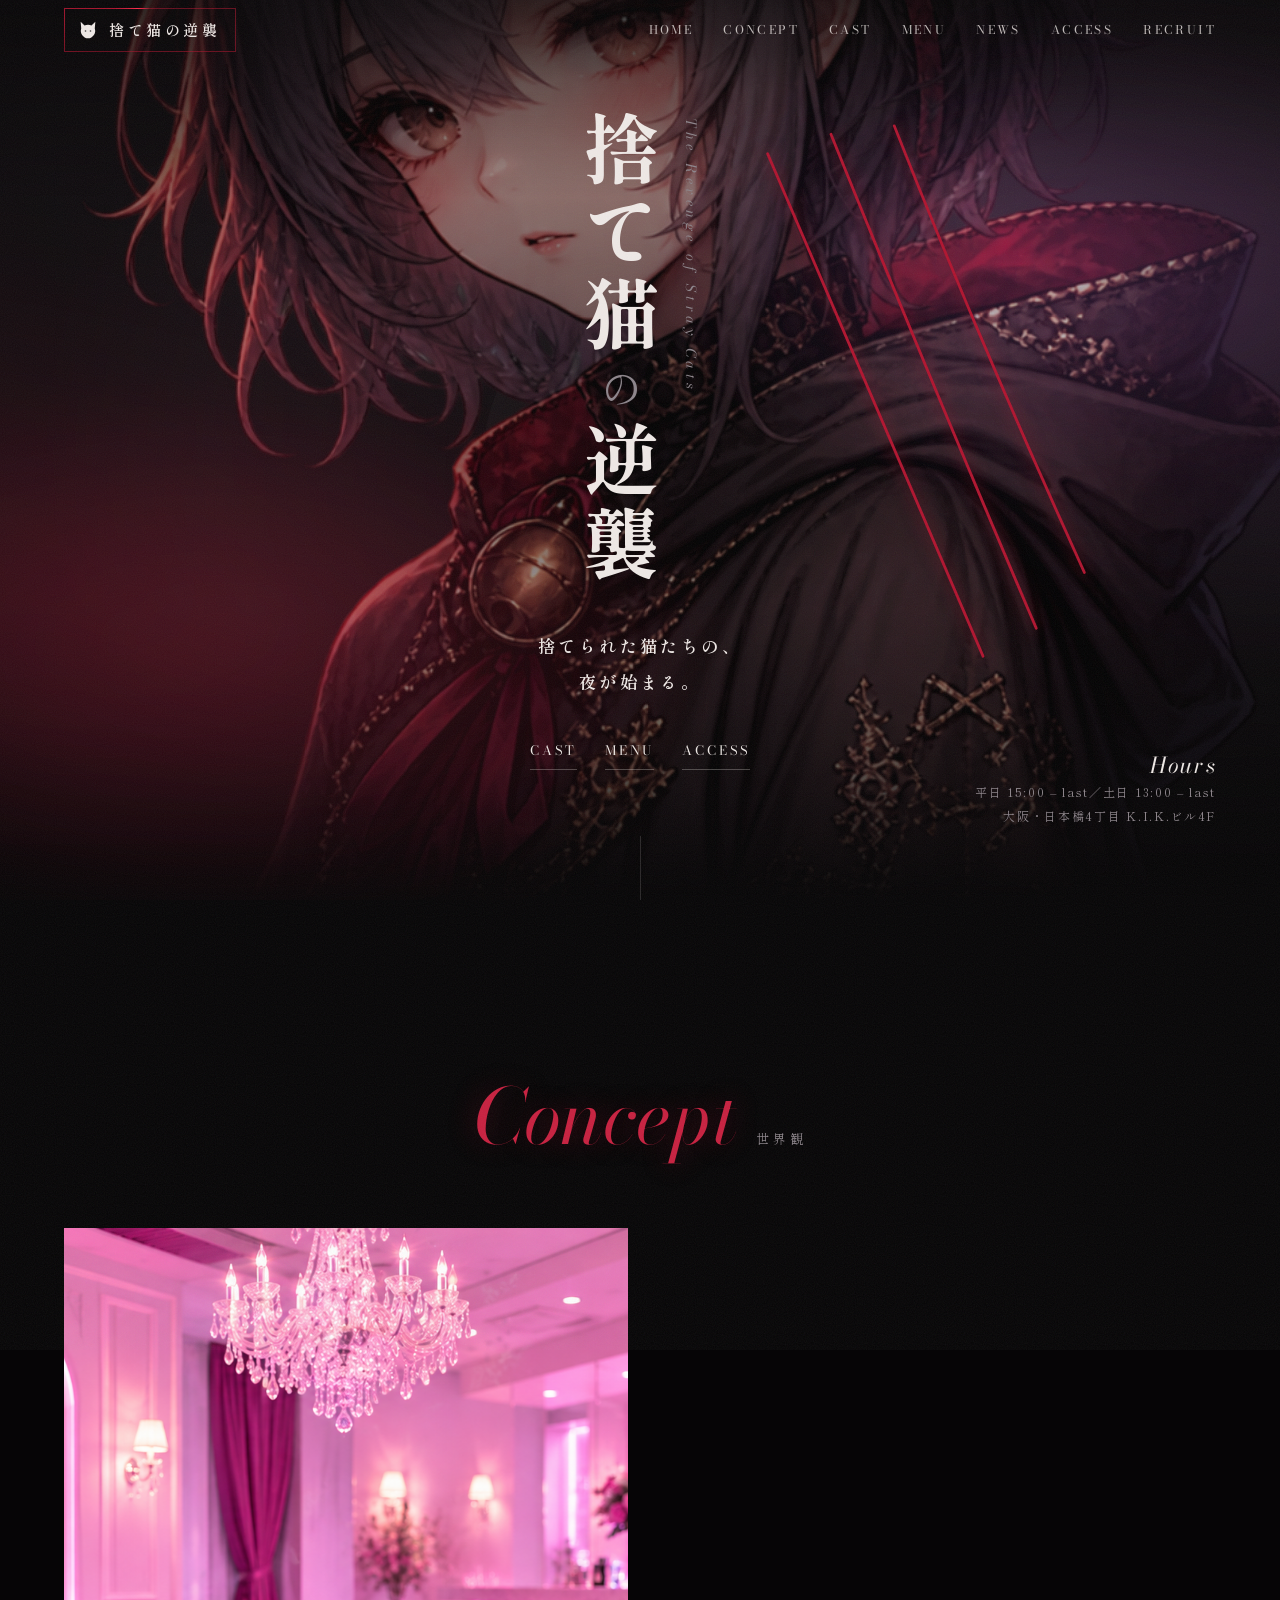
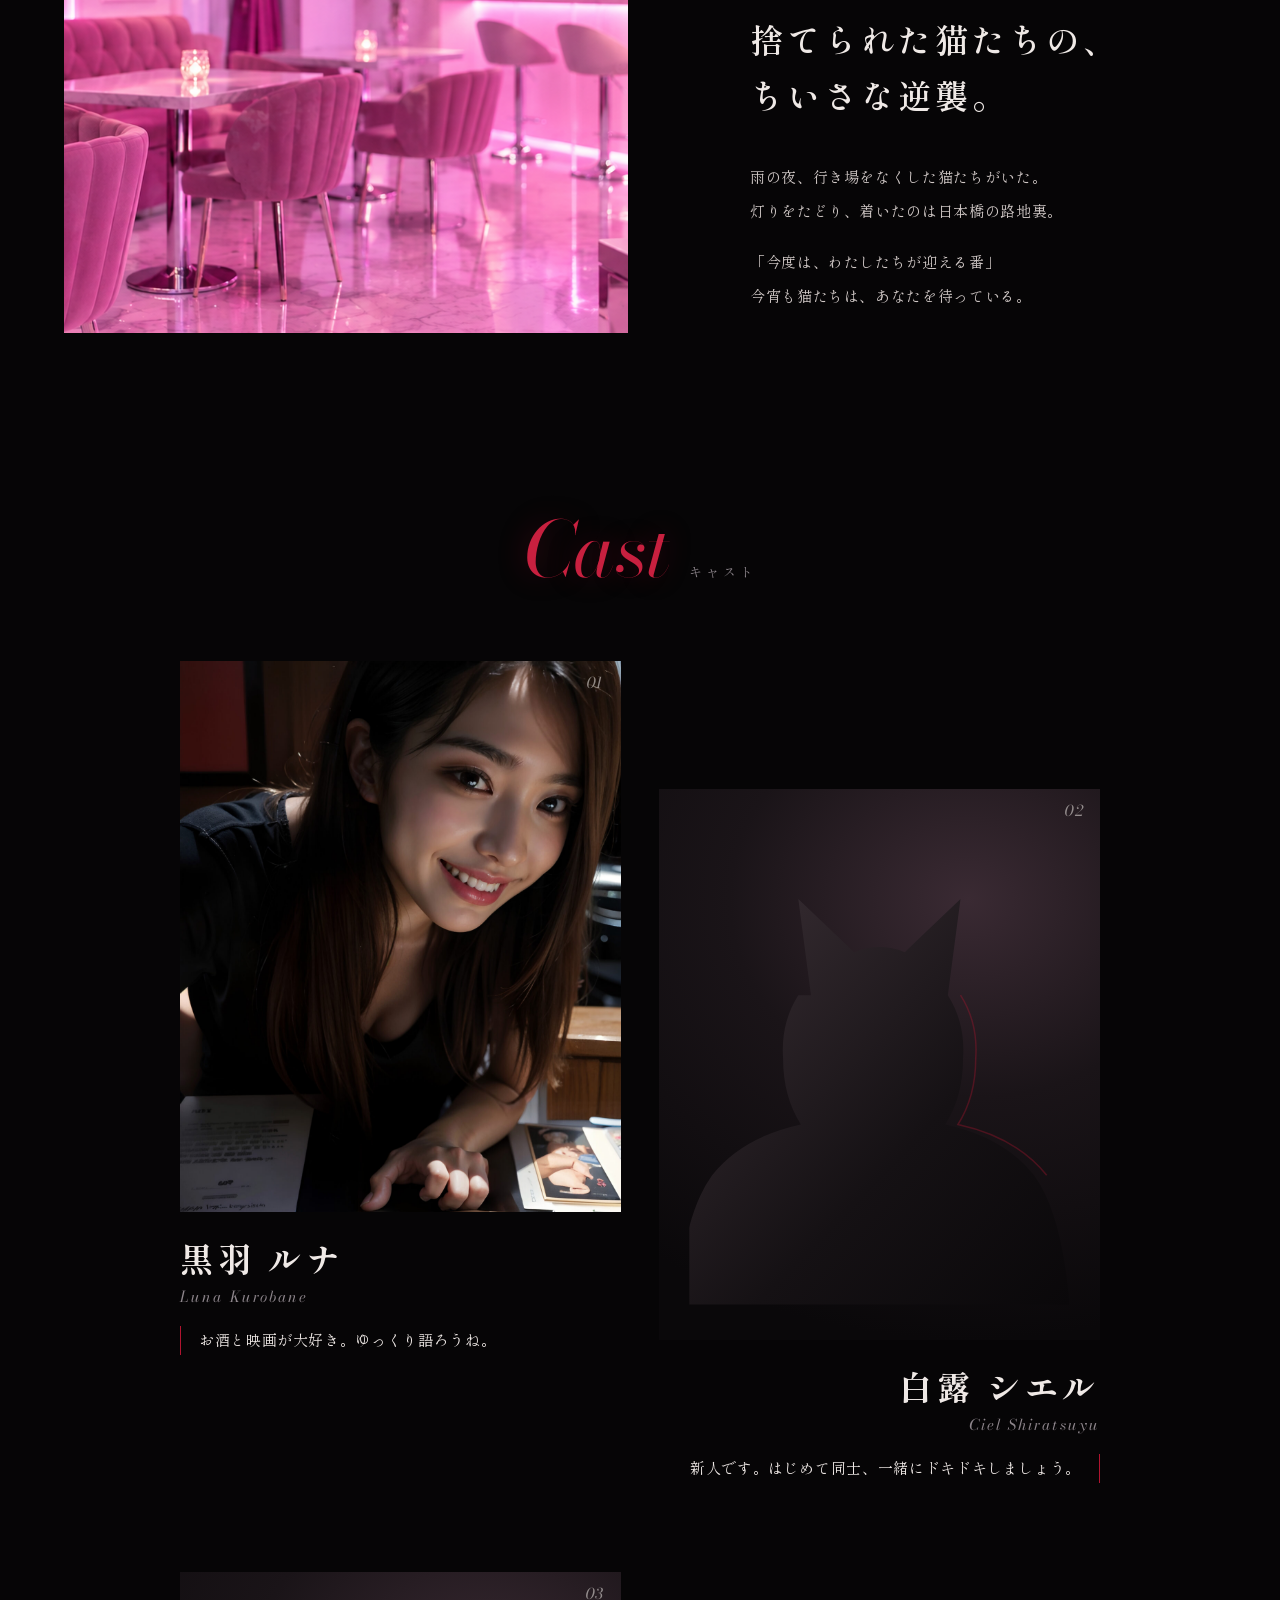
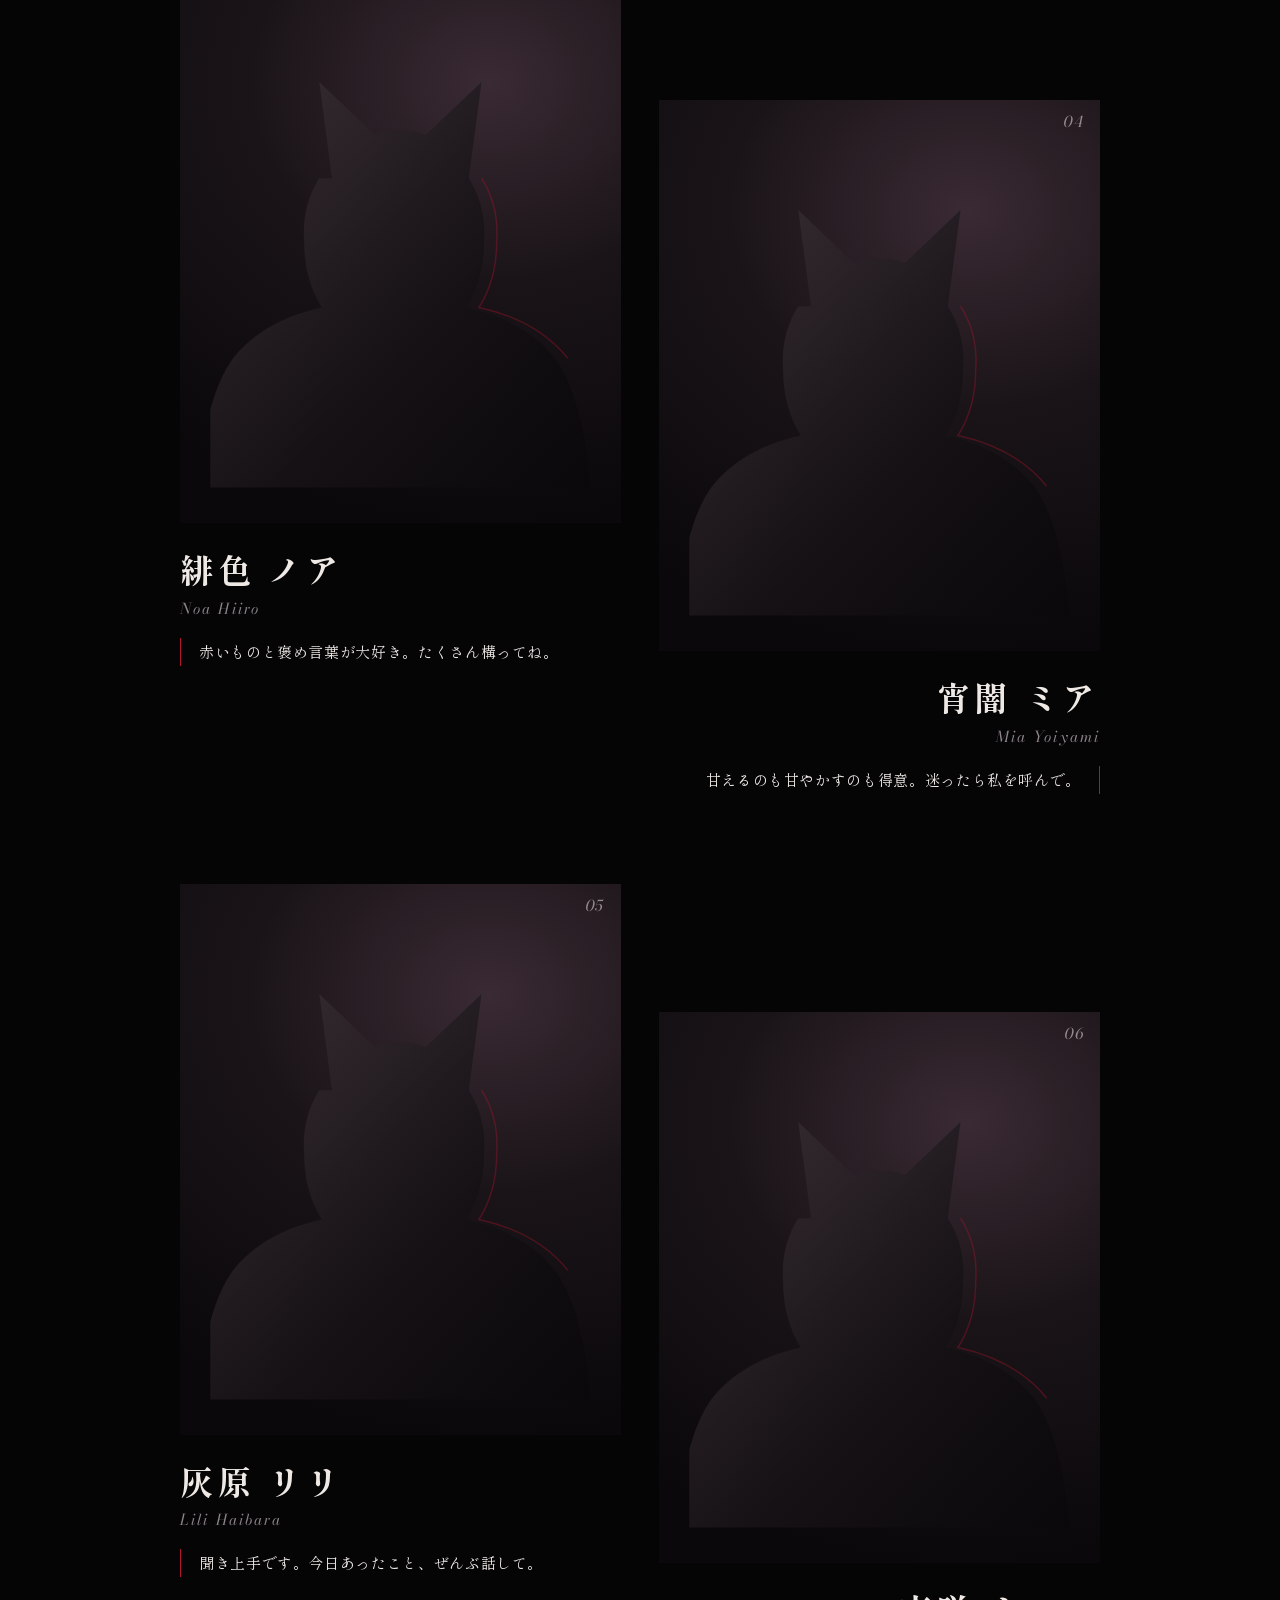
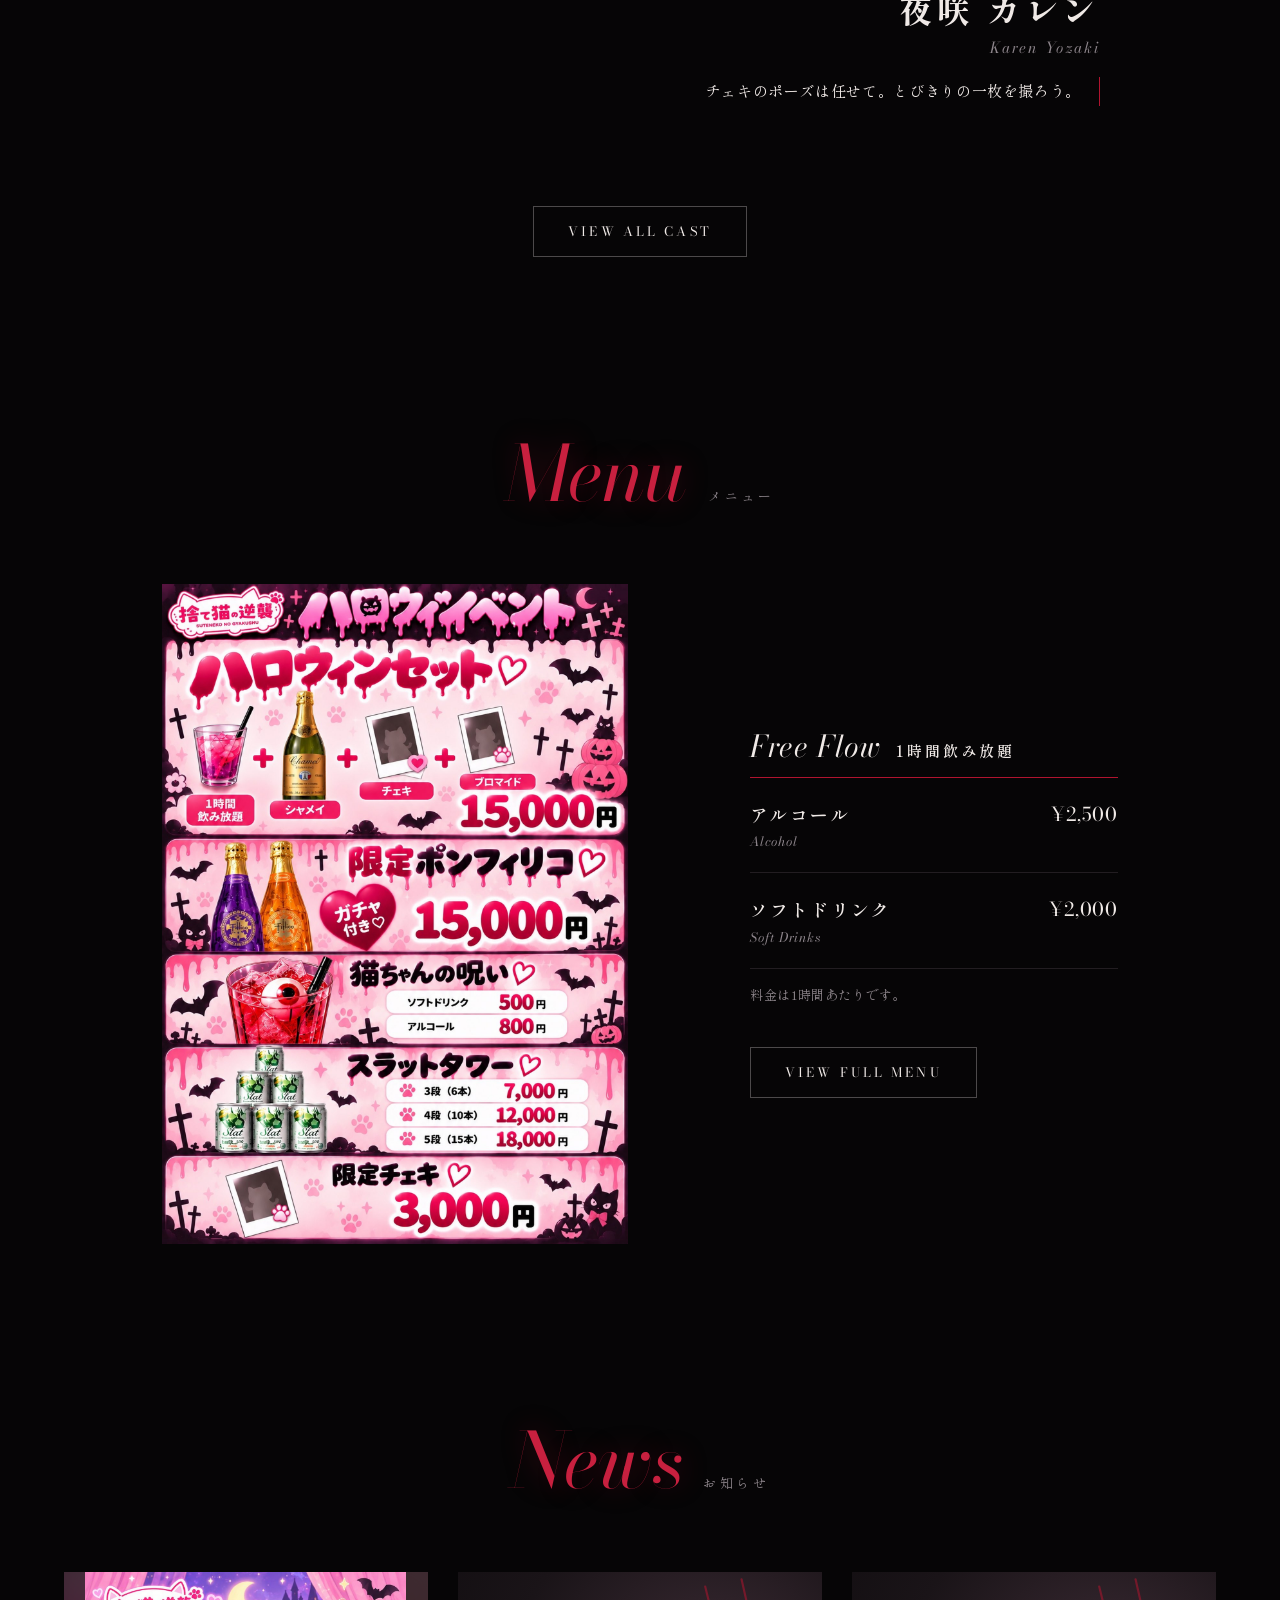
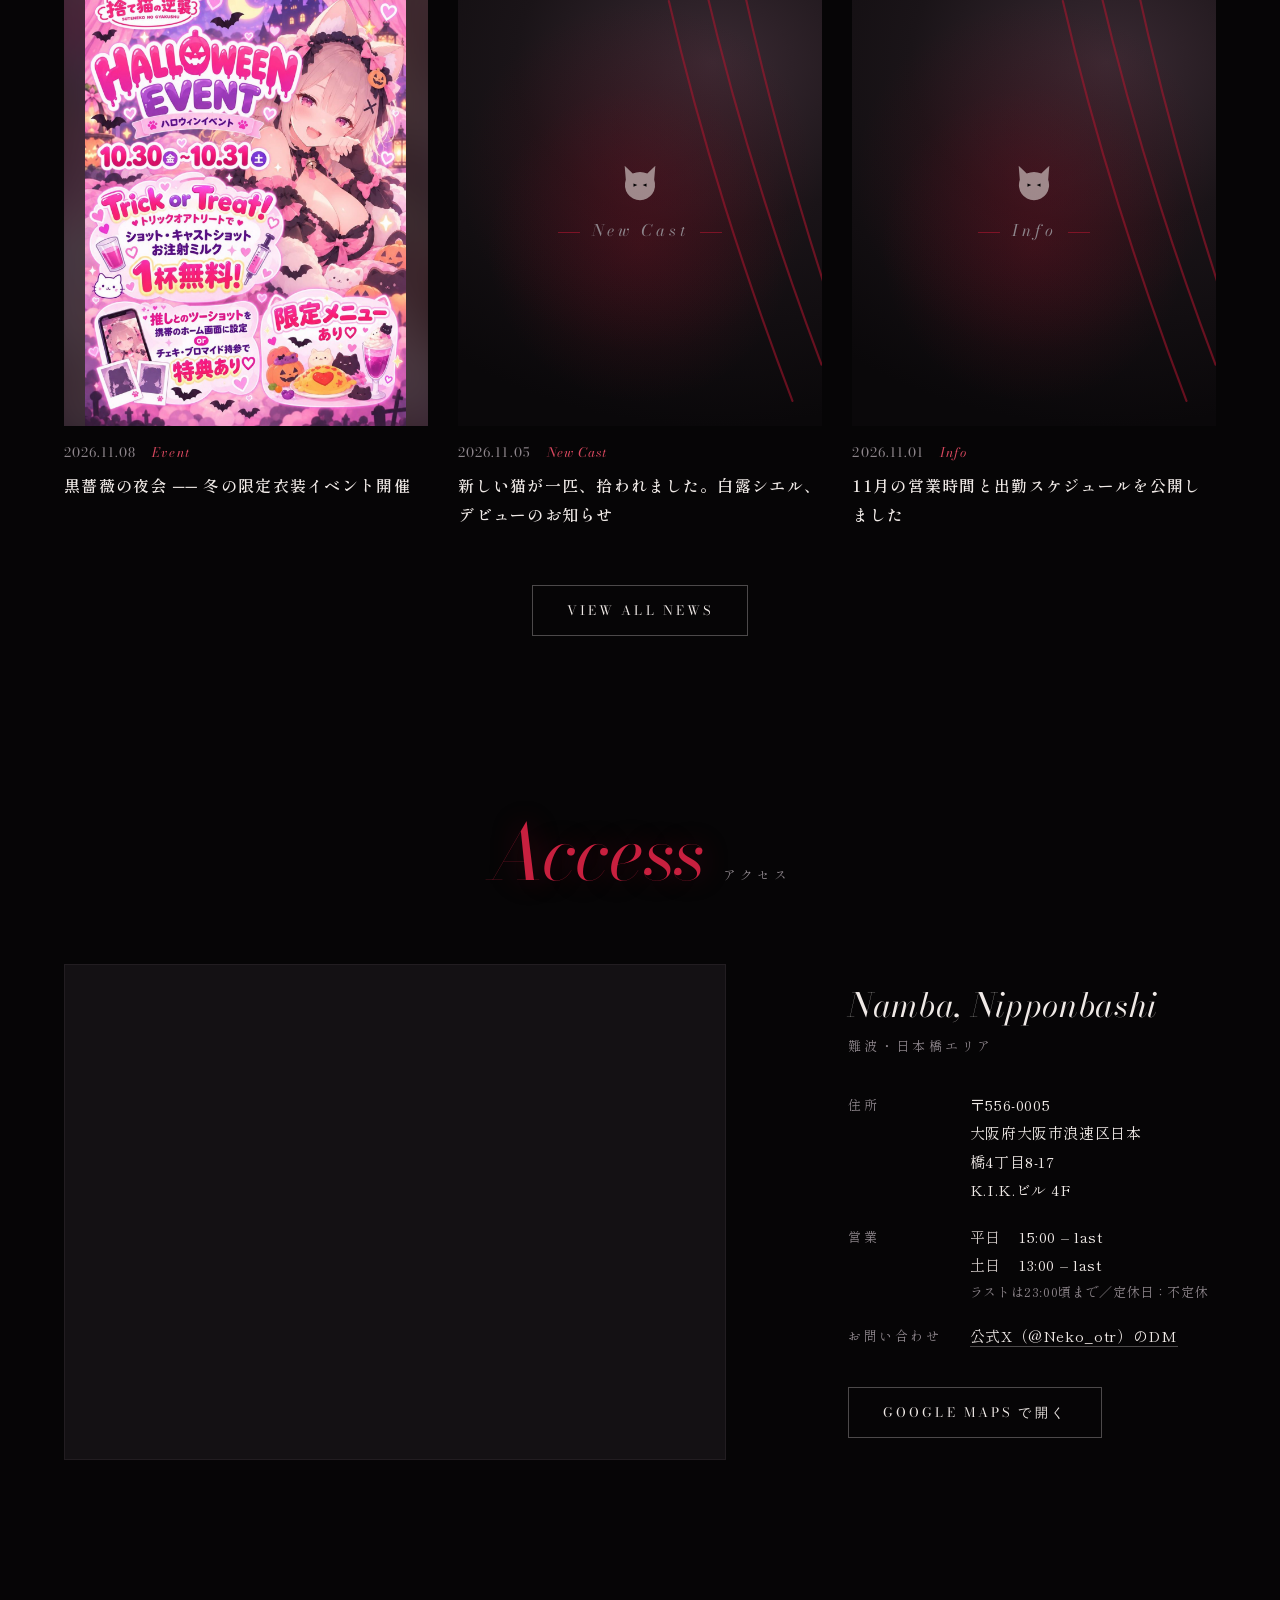
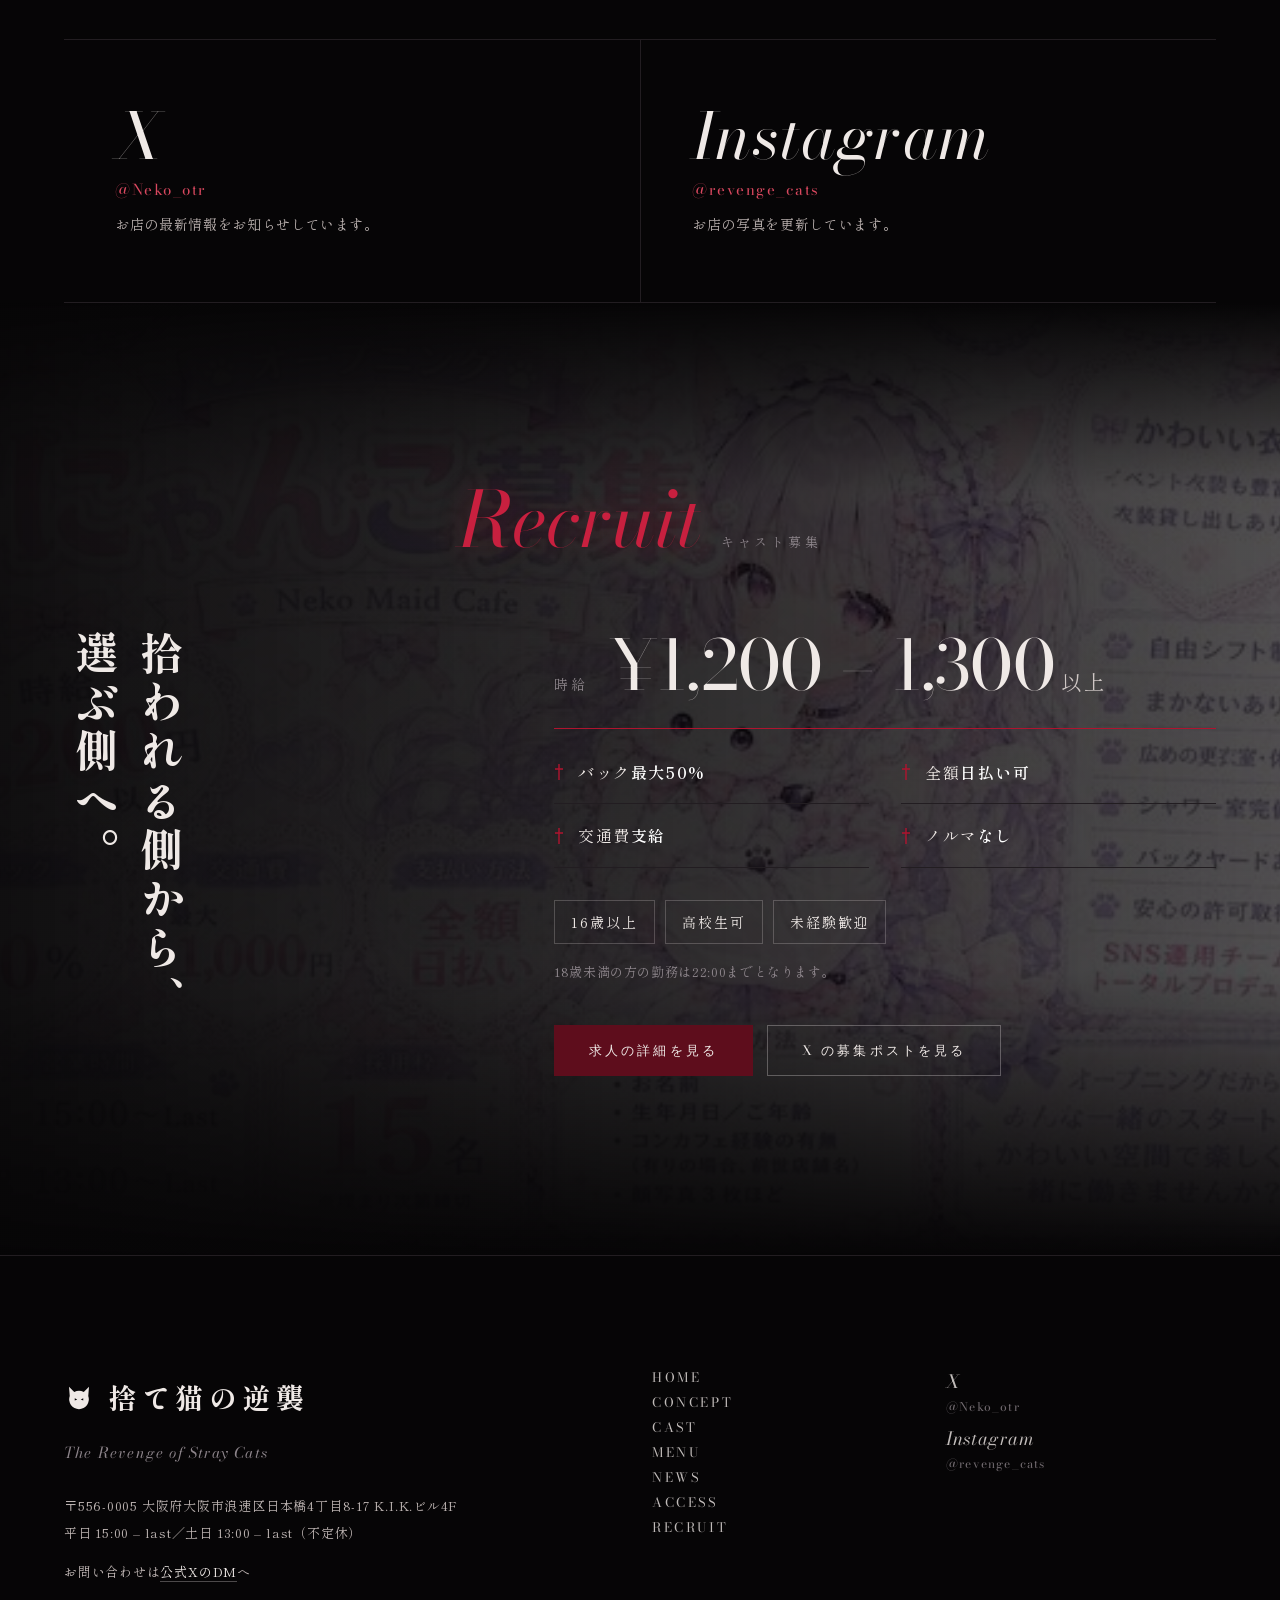
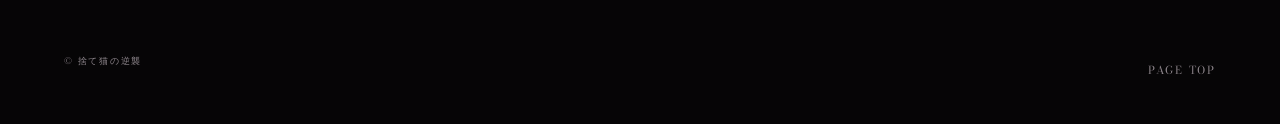
<file: index.html>
<!doctype html>
<html lang="ja">
<head>
<meta charset="utf-8">
<meta name="viewport" content="width=device-width, initial-scale=1, viewport-fit=cover">
<title>捨て猫の逆襲｜大阪・日本橋のゴシックコンセプトカフェ</title>
<meta name="description" content="大阪・日本橋（難波）のコンセプトカフェ「捨て猫の逆襲」公式サイト。捨てられた猫たちが、夜の日本橋で逆襲する。ゴシックな世界観のカフェです。営業時間は平日15:00〜、土日13:00〜。">
<meta name="theme-color" content="#060506">
<meta name="format-detection" content="telephone=no">
<meta property="og:type" content="website">
<meta property="og:site_name" content="捨て猫の逆襲">
<meta property="og:title" content="捨て猫の逆襲｜大阪・日本橋のゴシックコンセプトカフェ">
<meta property="og:description" content="大阪・日本橋（難波）のコンセプトカフェ「捨て猫の逆襲」公式サイト。捨てられた猫たちが、夜の日本橋で逆襲する。ゴシックな世界観のカフェです。営業時間は平日15:00〜、土日13:00〜。">
<meta property="og:image" content="img/ogp.png">
<meta property="og:image:width" content="1200">
<meta property="og:image:height" content="630">
<meta property="og:locale" content="ja_JP">
<meta name="twitter:card" content="summary_large_image">
<meta name="twitter:site" content="@Neko_otr">
<link rel="icon" href="img/favicon.svg" type="image/svg+xml">
<link rel="icon" href="img/favicon-32.png" sizes="32x32" type="image/png">
<link rel="apple-touch-icon" href="img/apple-touch-icon.png">
<link rel="preconnect" href="https://fonts.googleapis.com">
<link rel="preconnect" href="https://fonts.gstatic.com" crossorigin>
<link href="https://fonts.googleapis.com/css2?family=Bodoni+Moda:ital,opsz,wght@0,6..96,400;1,6..96,400&family=Shippori+Mincho+B1:wght@400;600;800&display=swap" rel="stylesheet">
<link rel="stylesheet" href="css/style.css?v=2026111214">
<script type="application/ld+json">
{
  "@context": "https://schema.org",
  "@type": "CafeOrCoffeeShop",
  "name": "捨て猫の逆襲",
  "alternateName": "The Revenge of Stray Cats",
  "description": "大阪・日本橋のゴシックコンセプトカフェ。",
  "address": {
    "@type": "PostalAddress",
    "postalCode": "556-0005",
    "addressRegion": "大阪府",
    "addressLocality": "大阪市浪速区",
    "streetAddress": "日本橋4丁目8-17 K.I.K.ビル4F",
    "addressCountry": "JP"
  },
  "openingHoursSpecification": [
    {
      "@type": "OpeningHoursSpecification",
      "dayOfWeek": [
        "Monday",
        "Tuesday",
        "Wednesday",
        "Thursday",
        "Friday"
      ],
      "opens": "15:00",
      "closes": "23:00"
    },
    {
      "@type": "OpeningHoursSpecification",
      "dayOfWeek": [
        "Saturday",
        "Sunday"
      ],
      "opens": "13:00",
      "closes": "23:00"
    }
  ],
  "sameAs": [
    "https://x.com/Neko_otr",
    "https://www.instagram.com/revenge_cats/"
  ]
}
</script>
</head>
<body>
<svg width="0" height="0" style="position:absolute" aria-hidden="true">
  <defs>
    <linearGradient id="silg" x1="0" y1="0" x2="1" y2="1"><stop offset="0" stop-color="#3b3036"/><stop offset=".6" stop-color="#151114"/><stop offset="1" stop-color="#0a080a"/></linearGradient>
    <symbol id="sil" viewBox="0 0 300 400">
      <path fill="url(#silg)" d="M96 128 86 52l44 42q20-8 40 0l44-42-10 76q14 22 12 50 0 30-14 52 46 10 70 40 22 30 28 102H-10q6-72 28-102 24-30 70-40-14-22-14-52-2-28 12-50Z"/>
      <path fill="none" stroke="#b0142f" stroke-opacity=".35" stroke-width="1.2" d="M214 128q14 22 12 50 0 30-14 52 46 10 70 40"/>
    </symbol>
    <symbol id="cat" viewBox="0 0 24 24"><path fill="currentColor" d="M4 3l4.2 4.1a9 9 0 0 1 7.6 0L20 3l-.6 7.3A8 8 0 0 1 12 21a8 8 0 0 1-7.4-10.7Z"/><path fill="#060506" d="M8.6 12.2l2 .9-2 .9zm6.8 0-2 .9 2 .9z"/></symbol>
  </defs>
</svg>

<div class="intro" id="intro" aria-hidden="true">
  <div class="half t"></div><div class="half b"></div>
  <div class="eyes-wrap"><div class="eyes"><svg viewBox="0 0 300 80" aria-hidden="true">
    <defs><clipPath id="eyeL"><path d="M22 40C40 20 96 18 124 44C98 60 46 60 22 40Z"/></clipPath></defs>
    <g class="open"><g class="blink">
      <g clip-path="url(#eyeL)">
        <rect width="150" height="80" fill="#9c0f28"/>
        <g class="look">
          <circle cx="74" cy="40" r="25" fill="#ec2a45"/>
          <path d="M50 51C62 65 86 65 98 51C88 59 60 59 50 51Z" fill="#ff8b97"/>
          <circle cx="74" cy="40" r="25" fill="none" stroke="#4a0614" stroke-width="2.2"/>
          <path class="pupil" d="M74 15C80 27 80 53 74 65C68 53 68 27 74 15Z" fill="#0a0306"/>
        </g>
        <path d="M0 0H150V48C110 21 40 21 0 44Z" fill="#3d0410" opacity=".78"/>
        <ellipse cx="62" cy="31" rx="7.5" ry="5" fill="#fff" transform="rotate(-22 62 31)"/>
        <circle cx="87" cy="50" r="2.8" fill="#fff"/>
        <circle cx="56" cy="42" r="1.3" fill="#fff" opacity=".85"/>
      </g>
      <path d="M3 21L18 31C40 8 100 6 131 42L124 45C96 21 42 23 22 40Z" fill="#050304"/>
      <path d="M22 40C46 60 98 60 124 44C99 64 44 64 22 40Z" fill="#050304"/>
      <path d="M124 45 131 42 129 49Z" fill="#050304"/>
    </g></g>
    <g transform="translate(300 0) scale(-1 1)"><g class="open"><g class="blink">
      <g clip-path="url(#eyeL)">
        <rect width="150" height="80" fill="#9c0f28"/>
        <g class="look">
          <circle cx="74" cy="40" r="25" fill="#ec2a45"/>
          <path d="M50 51C62 65 86 65 98 51C88 59 60 59 50 51Z" fill="#ff8b97"/>
          <circle cx="74" cy="40" r="25" fill="none" stroke="#4a0614" stroke-width="2.2"/>
          <path class="pupil" d="M74 15C80 27 80 53 74 65C68 53 68 27 74 15Z" fill="#0a0306"/>
        </g>
        <path d="M0 0H150V48C110 21 40 21 0 44Z" fill="#3d0410" opacity=".78"/>
        <ellipse cx="62" cy="31" rx="7.5" ry="5" fill="#fff" transform="rotate(-22 62 31)"/>
        <circle cx="87" cy="50" r="2.8" fill="#fff"/>
        <circle cx="56" cy="42" r="1.3" fill="#fff" opacity=".85"/>
      </g>
      <path d="M3 21L18 31C40 8 100 6 131 42L124 45C96 21 42 23 22 40Z" fill="#050304"/>
      <path d="M22 40C46 60 98 60 124 44C99 64 44 64 22 40Z" fill="#050304"/>
      <path d="M124 45 131 42 129 49Z" fill="#050304"/>
    </g></g></g>
  </svg></div></div>
  <p class="whisper">Welcome back, stray</p>
  <div class="rip"><i></i><i></i><i></i></div>
  <button class="skip" type="button" tabindex="-1">SKIP</button>
</div>

<header class="hd" id="hd">
  <a class="logo" href="#top" aria-label="捨て猫の逆襲 ホーム"><svg aria-hidden="true"><use href="#cat"/></svg>捨て猫の逆襲</a>
  <nav class="nav" aria-label="メイン">
    <a href="#top">HOME</a><a href="#concept">CONCEPT</a><a href="cast.html">CAST</a><a href="menu.html">MENU</a><a href="news.html">NEWS</a><a href="#access">ACCESS</a><a href="recruit.html">RECRUIT</a>
  </nav>
  <button class="burger" id="burger" type="button" aria-label="メニューを開く" aria-expanded="false" aria-controls="drawer"><span></span><span></span></button>
</header>
<div class="drawer" id="drawer">
  <a href="#top">Home <small>ホーム</small></a>
  <a href="#concept">Concept <small>世界観</small></a>
  <a href="cast.html">Cast <small>キャスト</small></a>
  <a href="menu.html">Menu <small>メニュー</small></a>
  <a href="news.html">News <small>お知らせ</small></a>
  <a href="#access">Access <small>アクセス</small></a>
  <a href="recruit.html">Recruit <small>求人</small></a>
  <div class="sns"><a href="https://x.com/Neko_otr" target="_blank" rel="noopener">X</a><a href="https://www.instagram.com/revenge_cats/" target="_blank" rel="noopener">Instagram</a></div>
</div>

<main id="top">
  <section class="hero" id="hero" aria-label="トップ">
    <div class="hero-photo">
      <div class="ph" data-photo="main" data-alt="捨て猫の逆襲の店内"><svg class="sil" viewBox="0 0 300 400" preserveAspectRatio="xMidYMax meet" aria-hidden="true"><use href="#sil"/></svg></div>
    </div>
    <div class="fog" aria-hidden="true"><i></i><i></i></div>
    <svg class="claw" viewBox="0 0 300 400" preserveAspectRatio="none" aria-hidden="true">
      <path d="M40 20 Q120 190 210 380"/><path d="M90 6 Q165 175 252 360"/><path d="M140 0 Q205 150 290 320"/>
    </svg>
    <div class="hero-copy">
      <div class="title">
        <h1 class="split" aria-label="捨て猫の逆襲"><span class="ch" aria-hidden="true" style="--i:0">捨</span><span class="ch" aria-hidden="true" style="--i:1">て</span><span class="ch" aria-hidden="true" style="--i:2">猫</span><span class="ch no" aria-hidden="true" style="--i:3">の</span><span class="ch" aria-hidden="true" style="--i:4">逆</span><span class="ch" aria-hidden="true" style="--i:5">襲</span></h1>
        <p class="en fade" style="animation-delay:4.2s">The Revenge of Stray Cats</p>
      </div>
      <div class="lower">
        <p class="catch fade" style="animation-delay:4.7s">捨てられた猫たちの、<br>夜が始まる。</p>
        <nav class="cta fade" style="animation-delay:5.0s" aria-label="主要リンク">
          <a href="#cast">CAST</a><a href="#menu">MENU</a><a href="#access">ACCESS</a>
        </nav>
        <p class="open-info fade" style="animation-delay:5.2s"><b>Hours</b>平日 15:00 – last／土日 13:00 – last<br>大阪・日本橋4丁目 K.I.K.ビル4F</p>
      </div>
    </div>
    <p class="open-info desk fade" style="animation-delay:5.2s"><b>Hours</b>平日 15:00 – last／土日 13:00 – last<br>大阪・日本橋4丁目 K.I.K.ビル4F</p>
    <span class="scroll" aria-hidden="true"></span>
  </section>

  <section class="sec concept" id="concept">
    <div class="sec-head"><h2>Concept</h2><p>世界観</p></div>
    <div class="concept-photo ph reveal" data-photo="concept" data-alt="捨て猫の逆襲の世界観"><svg class="sil" viewBox="0 0 300 400" preserveAspectRatio="xMidYMax meet" aria-hidden="true"><use href="#sil"/></svg></div>
    <div class="concept-text reveal">
      <h3><span class="nw">捨てられた猫たちの、</span><br><span class="nw">ちいさな逆襲。</span></h3>
      <p>雨の夜、行き場をなくした猫たちがいた。<br>灯りをたどり、着いたのは日本橋の路地裏。</p>
      <p>「今度は、わたしたちが迎える番」<br>今宵も猫たちは、あなたを待っている。</p>
    </div>
  </section>

  <section class="sec sec-follow" id="cast">
    <div class="sec-head"><h2>Cast</h2><p>キャスト</p></div>
    <div class="cast-list" data-render="cast-top"></div>
    <div class="more"><a class="btn" href="cast.html">VIEW ALL CAST</a></div>
  </section>

  <section class="sec sec-follow" id="menu">
    <div class="sec-head"><h2>Menu</h2><p>メニュー</p></div>
    <div class="grid12 menu-top">
      <a class="menu-photo-link reveal" href="menu.html" aria-label="メニューを見る">
        <div class="menu-photo ph plain ph-natural" data-photo="menu" data-alt="捨て猫の逆襲のメニュー"></div>
      </a>
      <div class="menu-side reveal">
        <div data-render="menu-top"></div>
        <div class="menu-more"><a class="btn" href="menu.html">VIEW FULL MENU</a></div>
      </div>
    </div>
  </section>

  <section class="sec sec-follow" id="news">
    <div class="sec-head"><h2>News</h2><p>お知らせ</p></div>
    <div class="news-cards" data-render="news-top"></div>
    <div class="news-more"><a class="btn" href="news.html">VIEW ALL NEWS</a></div>
  </section>

  <section class="sec sec-follow" id="access">
    <div class="sec-head"><h2>Access</h2><p>アクセス</p></div>
    <div class="grid12">
      <div class="map reveal">
        <iframe title="捨て猫の逆襲の地図" loading="lazy" referrerpolicy="no-referrer-when-downgrade" src="https://www.google.com/maps?q=%E5%A4%A7%E9%98%AA%E5%BA%9C%E5%A4%A7%E9%98%AA%E5%B8%82%E6%B5%AA%E9%80%9F%E5%8C%BA%E6%97%A5%E6%9C%AC%E6%A9%8B4%E4%B8%81%E7%9B%AE8-17&amp;z=17&amp;output=embed"></iframe>
      </div>
      <div class="access-info reveal">
        <p class="area">Namba, Nipponbashi<small>難波・日本橋エリア</small></p>
        <dl class="info-list">
          <dt>住所</dt><dd>〒556-0005<br>大阪府大阪市浪速区日本橋<span class="nw">4丁目8-17</span><br><span class="nw">K.I.K.ビル 4F</span></dd>
          <dt>営業</dt><dd><div class="hours"><span>平日</span><span>15:00 – last</span><span>土日</span><span>13:00 – last</span></div><span class="hint">ラストは23:00頃まで／定休日：不定休</span></dd>
          <dt>お問い合わせ</dt><dd><a href="https://x.com/Neko_otr" target="_blank" rel="noopener">公式X（@Neko_otr）のDM</a></dd>
        </dl>
        <a class="btn" href="https://www.google.com/maps/search/?api=1&amp;query=%E5%A4%A7%E9%98%AA%E5%BA%9C%E5%A4%A7%E9%98%AA%E5%B8%82%E6%B5%AA%E9%80%9F%E5%8C%BA%E6%97%A5%E6%9C%AC%E6%A9%8B4%E4%B8%81%E7%9B%AE8-17" target="_blank" rel="noopener">GOOGLE MAPS で開く</a>
      </div>
    </div>
  </section>

  <section class="sec sns-sec" id="sns" aria-label="公式SNS">
    <div class="sns-row reveal">
      <a class="sns-card" href="https://x.com/Neko_otr" target="_blank" rel="noopener">
        <span class="name">X</span><span class="handle">@Neko_otr</span><p>お店の最新情報をお知らせしています。</p>
      </a>
      <a class="sns-card" href="https://www.instagram.com/revenge_cats/" target="_blank" rel="noopener">
        <span class="name">Instagram</span><span class="handle">@revenge_cats</span><p>お店の写真を更新しています。</p>
      </a>
    </div>
  </section>

  <section class="sec recruit" id="recruit">
    <div class="recruit-bg" aria-hidden="true"><div class="ph" data-photo="recruit"><svg class="sil" viewBox="0 0 300 400" preserveAspectRatio="xMidYMax meet" aria-hidden="true"><use href="#sil"/></svg></div></div>
    <div class="sec-head"><h2>Recruit</h2><p>キャスト募集</p></div>
    <div class="grid12">
      <div class="recruit-lead reveal">
        <h3>拾われる側から、<br>選ぶ側へ。</h3>
      </div>
      <div class="recruit-body reveal">
        <dl class="wage"><dt>時給</dt><dd>¥1,200 – 1,300<small>以上</small></dd></dl>
        <ul class="perks"><li><svg viewBox="0 0 10 16" aria-hidden="true"><path d="M5 0v16M1 5h8" stroke="currentColor" stroke-width="1.4" fill="none"/></svg><span>バック<b>最大50%</b></span></li><li><svg viewBox="0 0 10 16" aria-hidden="true"><path d="M5 0v16M1 5h8" stroke="currentColor" stroke-width="1.4" fill="none"/></svg><span>全額<b>日払い可</b></span></li><li><svg viewBox="0 0 10 16" aria-hidden="true"><path d="M5 0v16M1 5h8" stroke="currentColor" stroke-width="1.4" fill="none"/></svg><span>交通費<b>支給</b></span></li><li><svg viewBox="0 0 10 16" aria-hidden="true"><path d="M5 0v16M1 5h8" stroke="currentColor" stroke-width="1.4" fill="none"/></svg><span>ノルマ<b>なし</b></span></li></ul>
        <div class="qual"><span>16歳以上</span><span>高校生可</span><span>未経験歓迎</span></div>
        <p class="recruit-note">18歳未満の方の勤務は22:00までとなります。</p>
        <div class="recruit-cta">
          <a class="btn solid" href="recruit.html">求人の詳細を見る</a>
          <a class="btn" href="https://x.com/Neko_otr/status/2076818822322127240" target="_blank" rel="noopener">X の募集ポストを見る</a>
        </div>
      </div>
    </div>
  </section>
</main>
<footer class="ft">
  <div class="ft-top">
    <div class="ft-brand">
      <a class="ft-logo" href="#top"><svg aria-hidden="true"><use href="#cat"/></svg>捨て猫の逆襲</a>
      <p>The Revenge of Stray Cats</p>
      <p class="ft-addr">〒556-0005 大阪府大阪市浪速区日本橋<span class="nw">4丁目8-17</span> <span class="nw">K.I.K.ビル4F</span><br>平日 15:00 – last／土日 13:00 – last（不定休）</p>
      <p class="ft-contact">お問い合わせは<a href="https://x.com/Neko_otr" target="_blank" rel="noopener">公式XのDM</a>へ</p>
    </div>
    <nav class="ft-nav" aria-label="フッター"><a href="#top">HOME</a><a href="#concept">CONCEPT</a><a href="cast.html">CAST</a><a href="menu.html">MENU</a><a href="news.html">NEWS</a><a href="#access">ACCESS</a><a href="recruit.html">RECRUIT</a></nav>
    <div class="ft-sns"><a href="https://x.com/Neko_otr" target="_blank" rel="noopener">X<small>@Neko_otr</small></a><a href="https://www.instagram.com/revenge_cats/" target="_blank" rel="noopener">Instagram<small>@revenge_cats</small></a></div>
  </div>
  <div class="ft-bottom"><small>© 捨て猫の逆襲</small><button class="totop" type="button">PAGE TOP</button></div>
</footer>

<script src="data/photos.js"></script>
<script src="data/cast.js"></script>
<script src="data/menu.js"></script>
<script src="data/news.js"></script>
<script src="js/main.js?v=2026111214"></script>
</body>
</html>
</file>
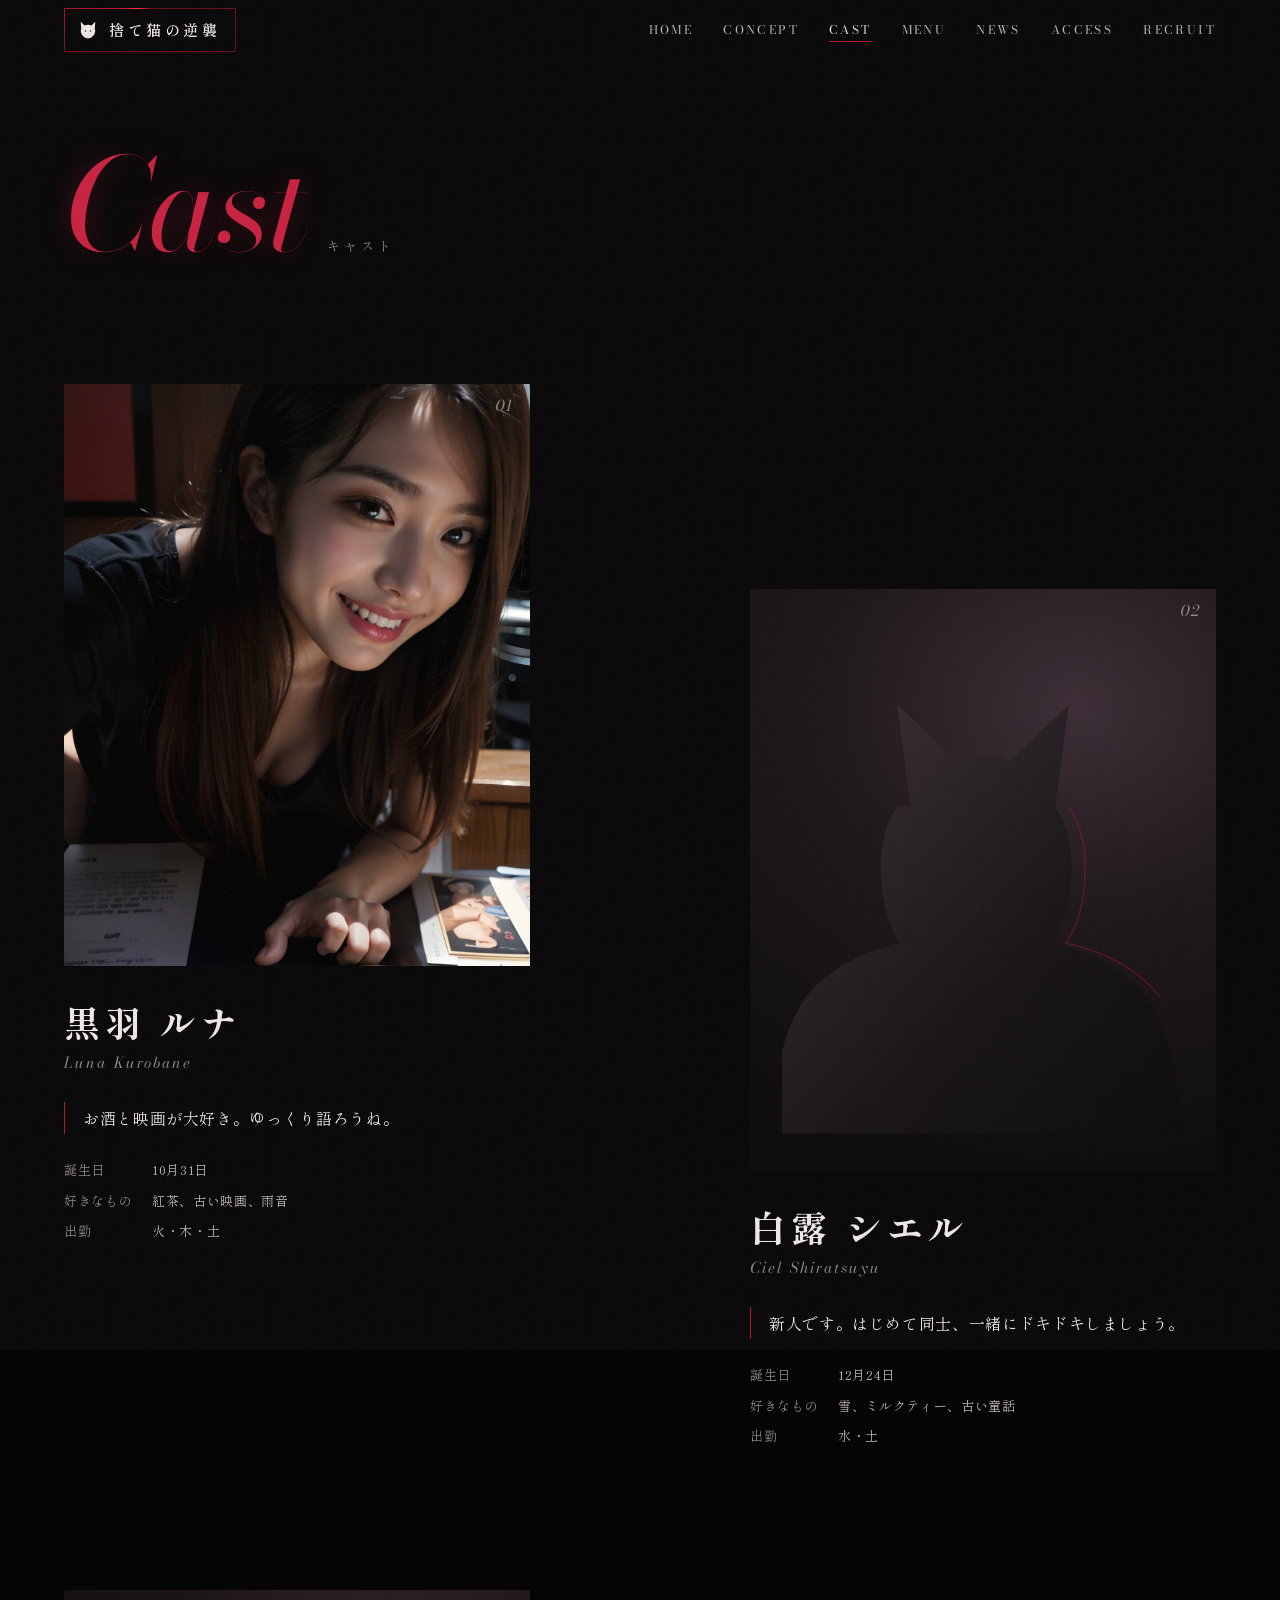
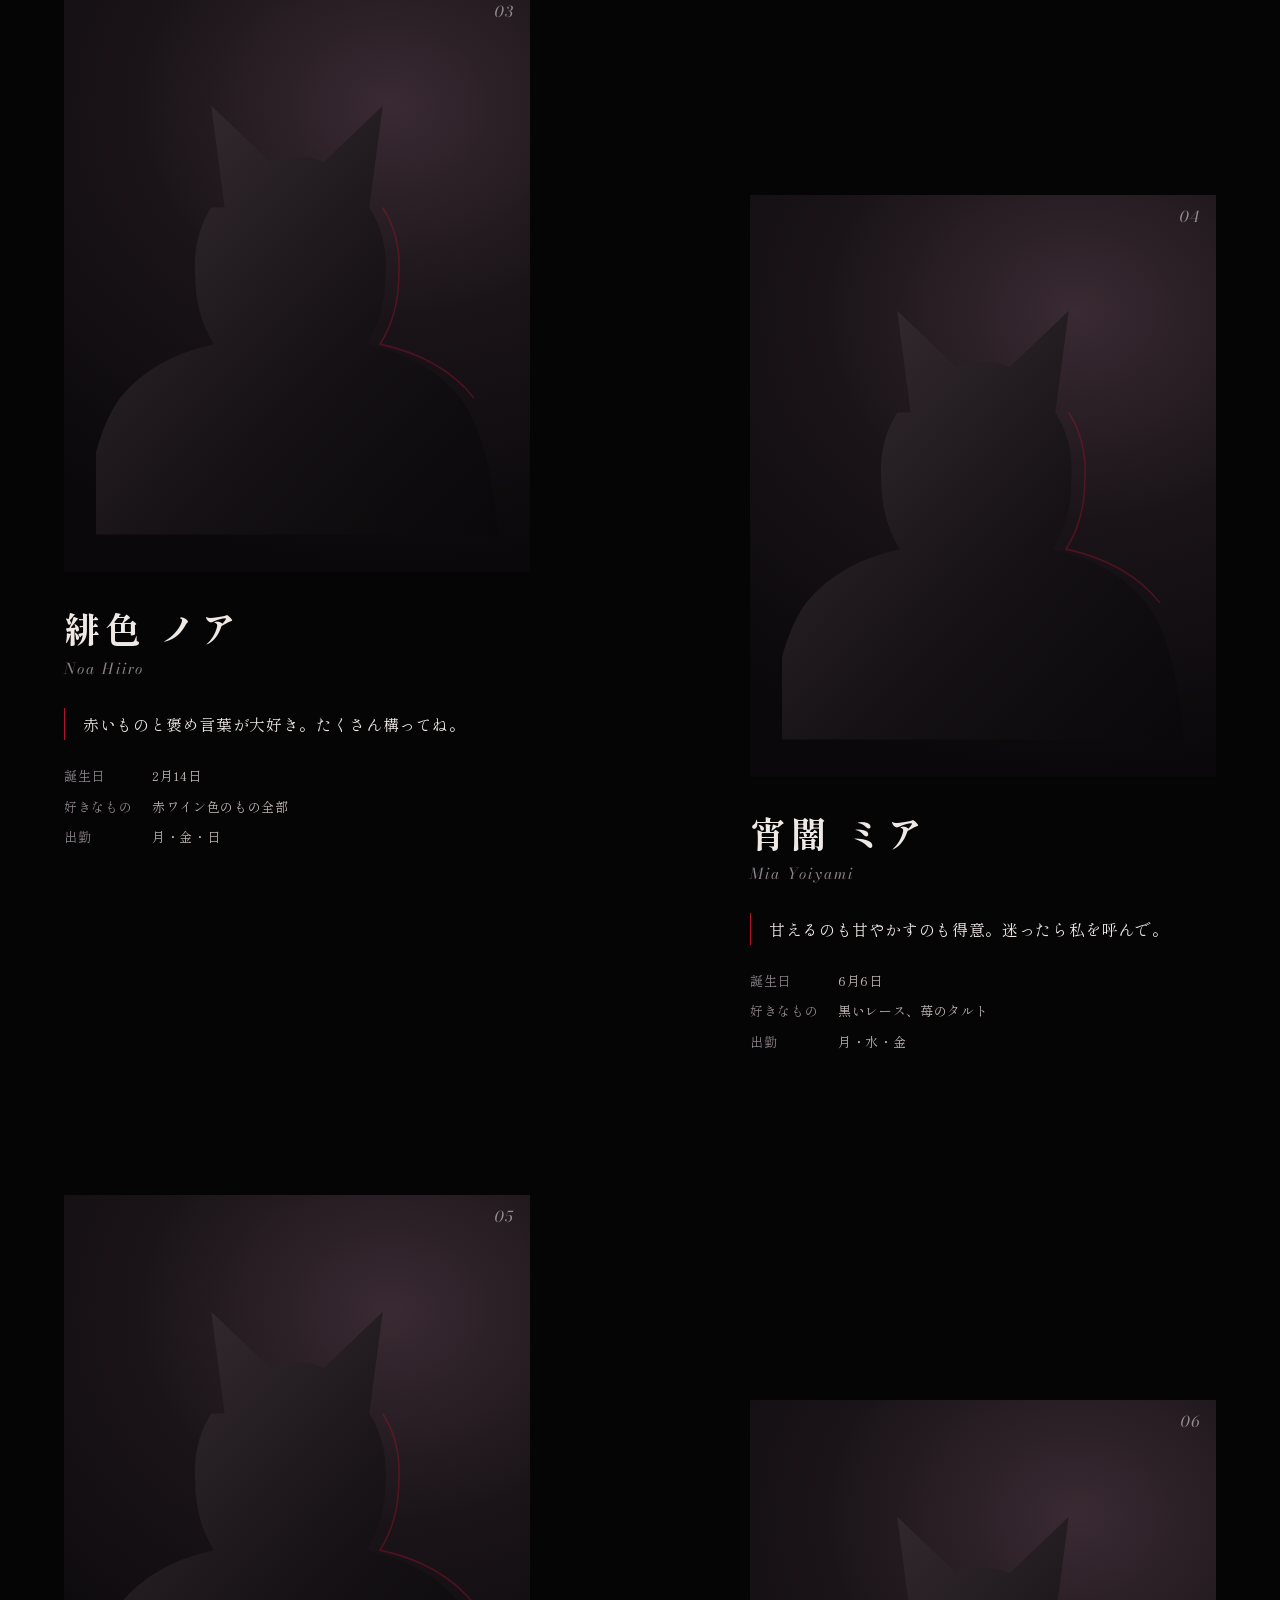
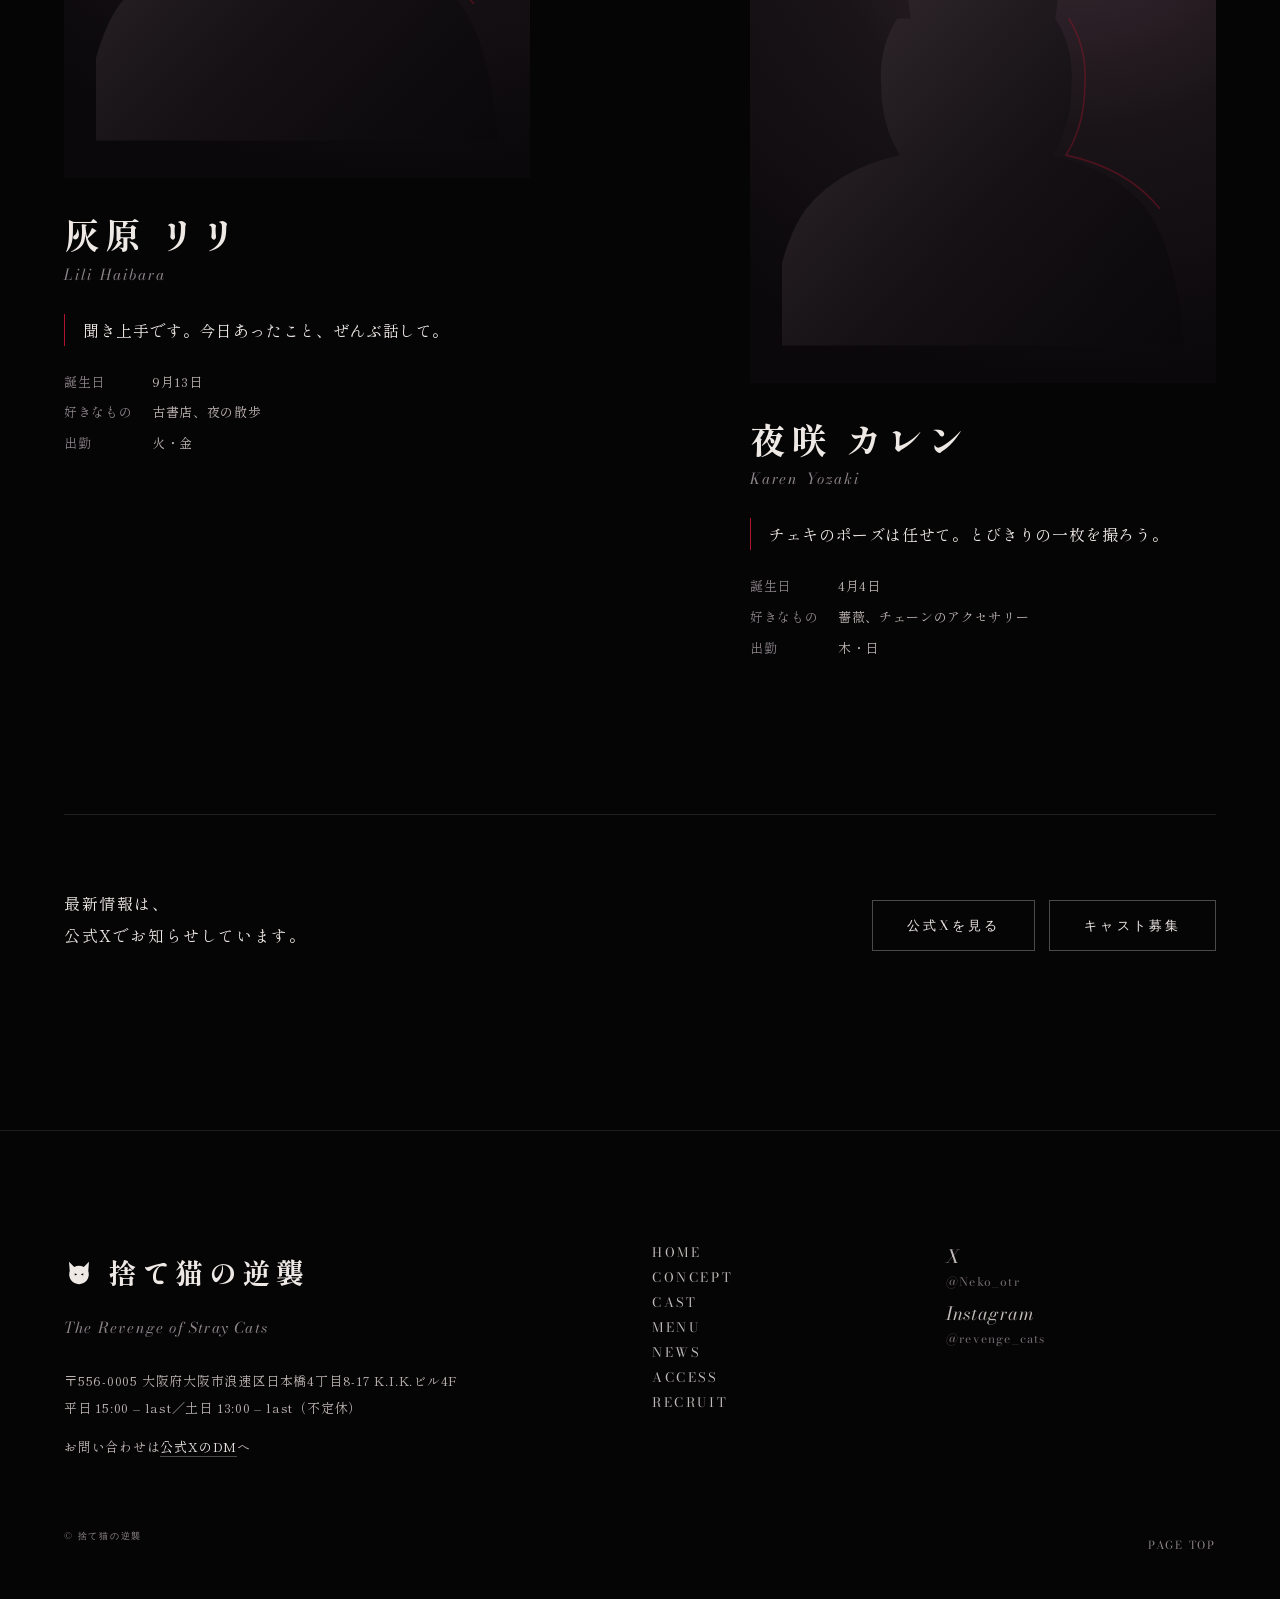
<file: cast.html>
<!doctype html>
<html lang="ja">
<head>
<meta charset="utf-8">
<meta name="viewport" content="width=device-width, initial-scale=1, viewport-fit=cover">
<title>キャスト｜捨て猫の逆襲｜大阪・日本橋のゴシックコンセプトカフェ</title>
<meta name="description" content="大阪・日本橋のコンセプトカフェ「捨て猫の逆襲」のキャスト紹介。夜の日本橋で逆襲する猫たちのプロフィールをご覧いただけます。">
<meta name="theme-color" content="#060506">
<meta name="format-detection" content="telephone=no">
<meta property="og:type" content="article">
<meta property="og:site_name" content="捨て猫の逆襲">
<meta property="og:title" content="キャスト｜捨て猫の逆襲｜大阪・日本橋のゴシックコンセプトカフェ">
<meta property="og:description" content="大阪・日本橋のコンセプトカフェ「捨て猫の逆襲」のキャスト紹介。夜の日本橋で逆襲する猫たちのプロフィールをご覧いただけます。">
<meta property="og:image" content="img/ogp.png">
<meta property="og:image:width" content="1200">
<meta property="og:image:height" content="630">
<meta property="og:locale" content="ja_JP">
<meta name="twitter:card" content="summary_large_image">
<meta name="twitter:site" content="@Neko_otr">
<link rel="icon" href="img/favicon.svg" type="image/svg+xml">
<link rel="icon" href="img/favicon-32.png" sizes="32x32" type="image/png">
<link rel="apple-touch-icon" href="img/apple-touch-icon.png">
<link rel="preconnect" href="https://fonts.googleapis.com">
<link rel="preconnect" href="https://fonts.gstatic.com" crossorigin>
<link href="https://fonts.googleapis.com/css2?family=Bodoni+Moda:ital,opsz,wght@0,6..96,400;1,6..96,400&family=Shippori+Mincho+B1:wght@400;600;800&display=swap" rel="stylesheet">
<link rel="stylesheet" href="css/style.css?v=2026111214">
</head>
<body>
<svg width="0" height="0" style="position:absolute" aria-hidden="true">
  <defs>
    <linearGradient id="silg" x1="0" y1="0" x2="1" y2="1"><stop offset="0" stop-color="#3b3036"/><stop offset=".6" stop-color="#151114"/><stop offset="1" stop-color="#0a080a"/></linearGradient>
    <symbol id="sil" viewBox="0 0 300 400">
      <path fill="url(#silg)" d="M96 128 86 52l44 42q20-8 40 0l44-42-10 76q14 22 12 50 0 30-14 52 46 10 70 40 22 30 28 102H-10q6-72 28-102 24-30 70-40-14-22-14-52-2-28 12-50Z"/>
      <path fill="none" stroke="#b0142f" stroke-opacity=".35" stroke-width="1.2" d="M214 128q14 22 12 50 0 30-14 52 46 10 70 40"/>
    </symbol>
    <symbol id="cat" viewBox="0 0 24 24"><path fill="currentColor" d="M4 3l4.2 4.1a9 9 0 0 1 7.6 0L20 3l-.6 7.3A8 8 0 0 1 12 21a8 8 0 0 1-7.4-10.7Z"/><path fill="#060506" d="M8.6 12.2l2 .9-2 .9zm6.8 0-2 .9 2 .9z"/></symbol>
  </defs>
</svg>

<header class="hd" id="hd">
  <a class="logo" href="index.html" aria-label="捨て猫の逆襲 ホーム"><svg aria-hidden="true"><use href="#cat"/></svg>捨て猫の逆襲</a>
  <nav class="nav" aria-label="メイン">
    <a href="index.html">HOME</a><a href="index.html#concept">CONCEPT</a><a href="cast.html" aria-current="page">CAST</a><a href="menu.html">MENU</a><a href="news.html">NEWS</a><a href="index.html#access">ACCESS</a><a href="recruit.html">RECRUIT</a>
  </nav>
  <button class="burger" id="burger" type="button" aria-label="メニューを開く" aria-expanded="false" aria-controls="drawer"><span></span><span></span></button>
</header>
<div class="drawer" id="drawer">
  <a href="index.html">Home <small>ホーム</small></a>
  <a href="index.html#concept">Concept <small>世界観</small></a>
  <a href="cast.html" aria-current="page">Cast <small>キャスト</small></a>
  <a href="menu.html">Menu <small>メニュー</small></a>
  <a href="news.html">News <small>お知らせ</small></a>
  <a href="index.html#access">Access <small>アクセス</small></a>
  <a href="recruit.html">Recruit <small>求人</small></a>
  <div class="sns"><a href="https://x.com/Neko_otr" target="_blank" rel="noopener">X</a><a href="https://www.instagram.com/revenge_cats/" target="_blank" rel="noopener">Instagram</a></div>
</div>

<main id="top">
  <section class="sec page-head" aria-labelledby="page-title">
    <div class="grid12">
      <div class="sec-head reveal"><h1 id="page-title">Cast</h1><p>キャスト</p></div>
    </div>
  </section>

  <section class="sec sec-follow" aria-label="キャスト一覧">
    <ul class="ci-list" data-render="cast-all"></ul>
    <noscript><p class="empty-note">キャスト一覧を表示するには、JavaScriptを有効にしてください。</p></noscript>
    <div class="page-after reveal">
      <p>最新情報は、<br>公式Xでお知らせしています。</p>
      <div class="btns">
        <a class="btn" href="https://x.com/Neko_otr" target="_blank" rel="noopener">公式Xを見る</a>
        <a class="btn" href="recruit.html">キャスト募集</a>
      </div>
    </div>
  </section>
</main>
<footer class="ft">
  <div class="ft-top">
    <div class="ft-brand">
      <a class="ft-logo" href="index.html"><svg aria-hidden="true"><use href="#cat"/></svg>捨て猫の逆襲</a>
      <p>The Revenge of Stray Cats</p>
      <p class="ft-addr">〒556-0005 大阪府大阪市浪速区日本橋<span class="nw">4丁目8-17</span> <span class="nw">K.I.K.ビル4F</span><br>平日 15:00 – last／土日 13:00 – last（不定休）</p>
      <p class="ft-contact">お問い合わせは<a href="https://x.com/Neko_otr" target="_blank" rel="noopener">公式XのDM</a>へ</p>
    </div>
    <nav class="ft-nav" aria-label="フッター"><a href="index.html">HOME</a><a href="index.html#concept">CONCEPT</a><a href="cast.html" aria-current="page">CAST</a><a href="menu.html">MENU</a><a href="news.html">NEWS</a><a href="index.html#access">ACCESS</a><a href="recruit.html">RECRUIT</a></nav>
    <div class="ft-sns"><a href="https://x.com/Neko_otr" target="_blank" rel="noopener">X<small>@Neko_otr</small></a><a href="https://www.instagram.com/revenge_cats/" target="_blank" rel="noopener">Instagram<small>@revenge_cats</small></a></div>
  </div>
  <div class="ft-bottom"><small>© 捨て猫の逆襲</small><button class="totop" type="button">PAGE TOP</button></div>
</footer>

<script src="data/cast.js"></script>
<script src="js/main.js?v=2026111214"></script>
</body>
</html>
</file>
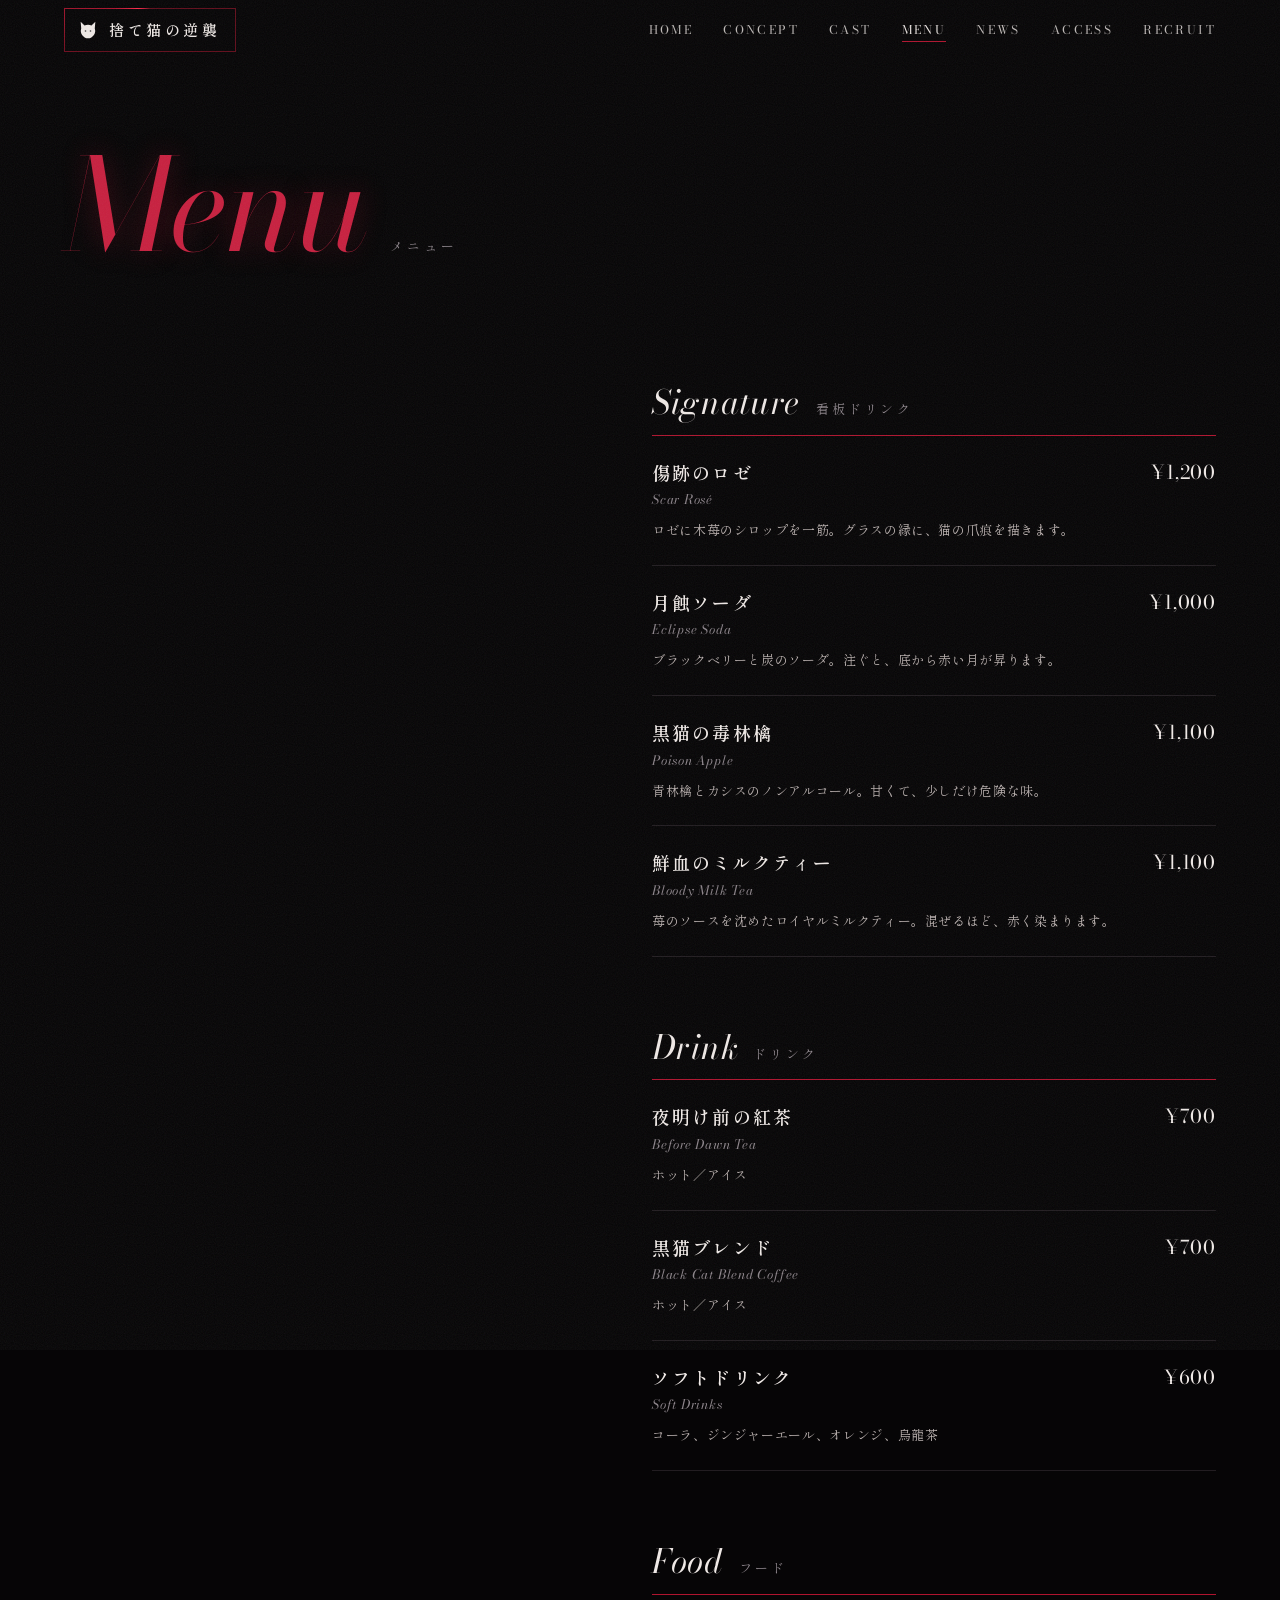
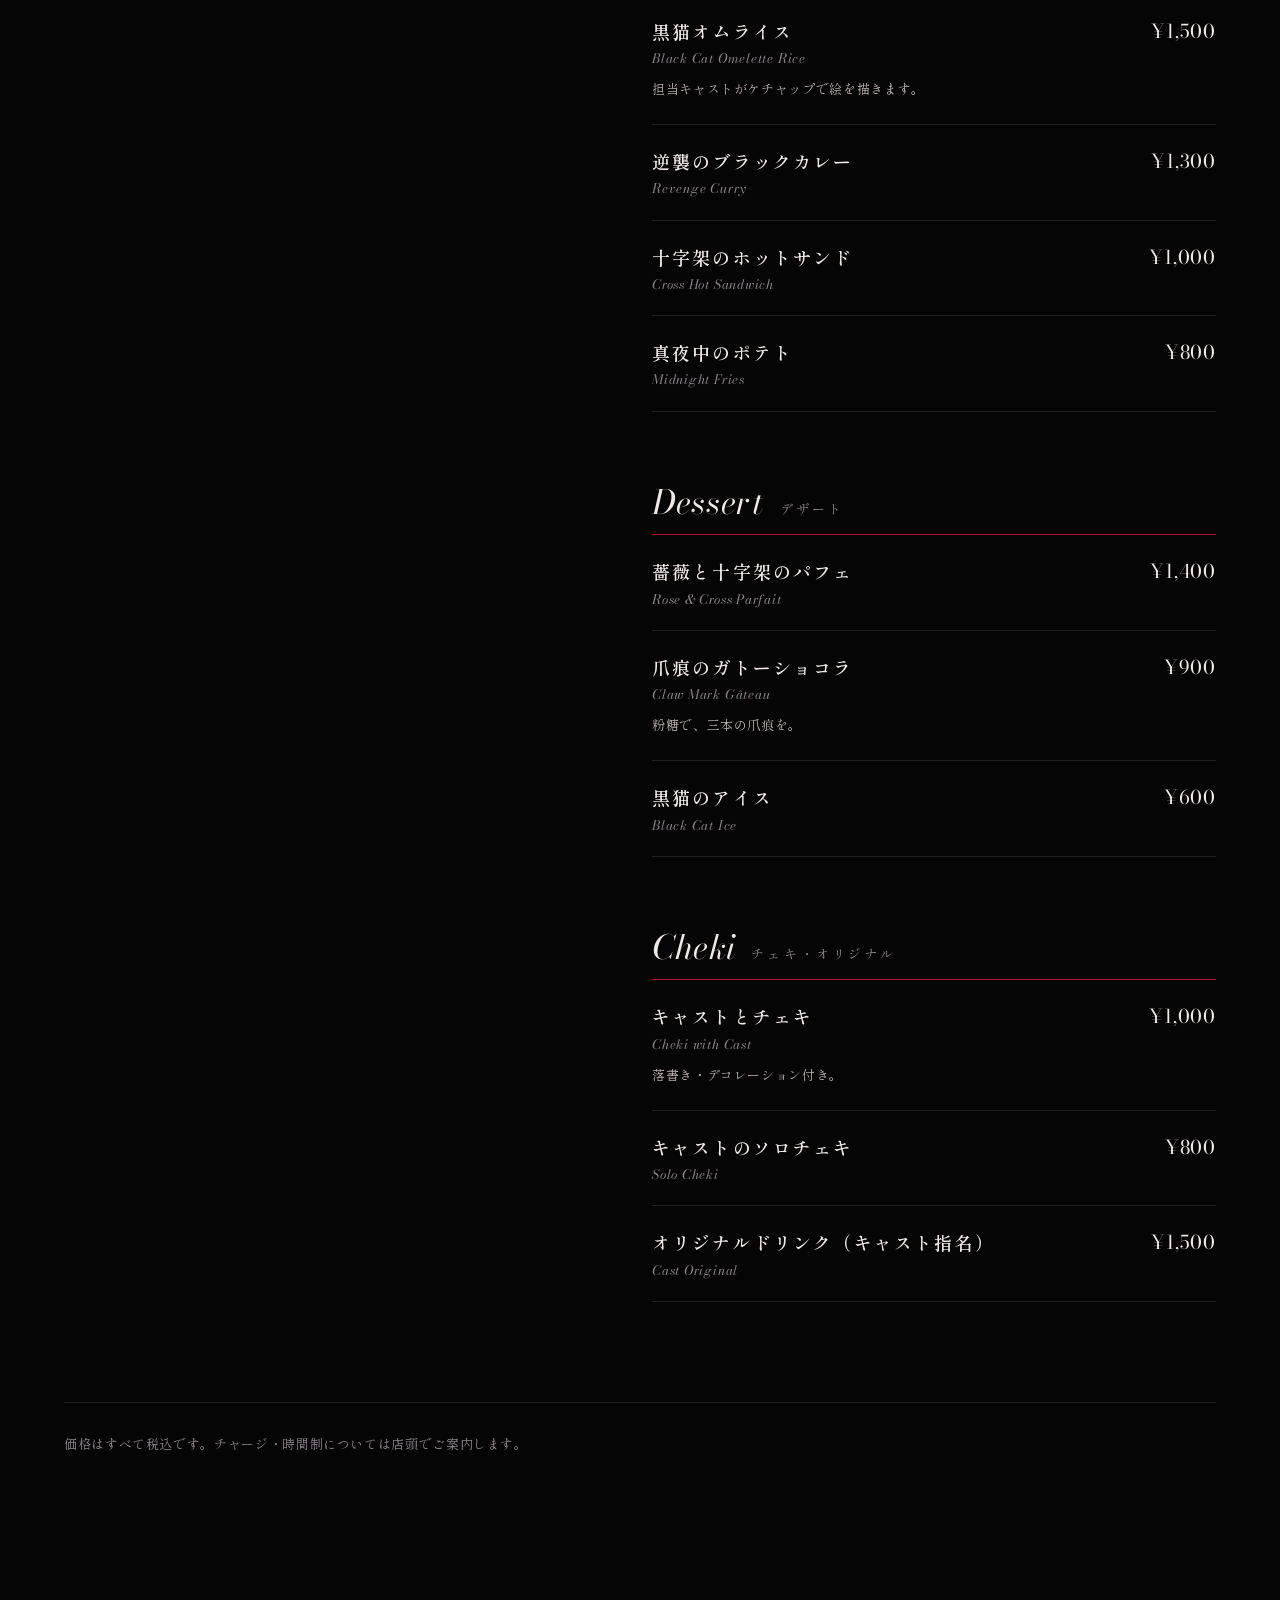
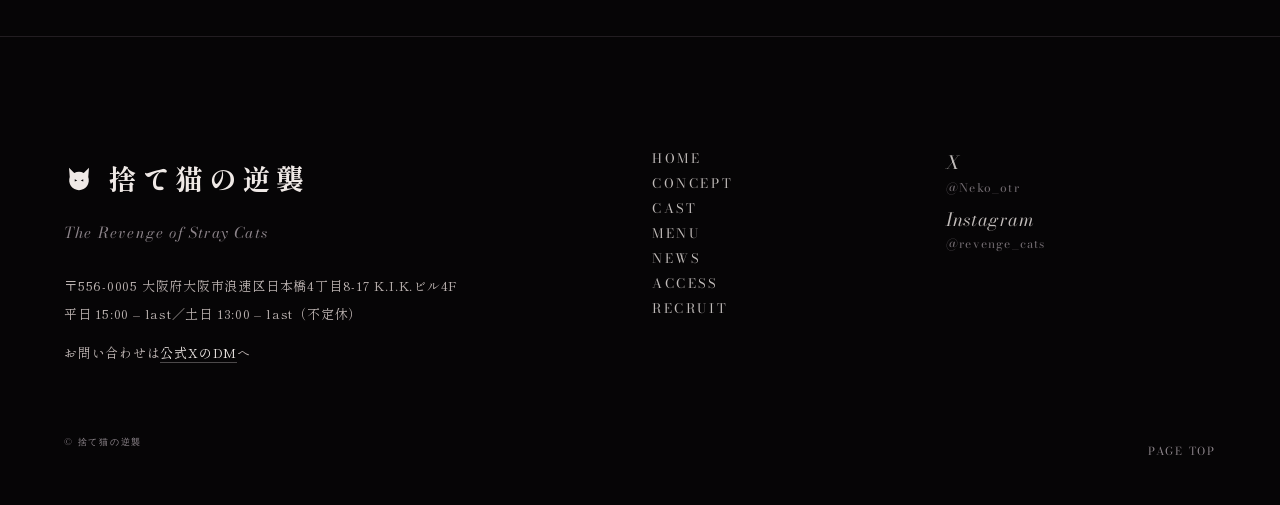
<file: menu.html>
<!doctype html>
<html lang="ja">
<head>
<meta charset="utf-8">
<meta name="viewport" content="width=device-width, initial-scale=1, viewport-fit=cover">
<title>メニュー｜捨て猫の逆襲｜大阪・日本橋のゴシックコンセプトカフェ</title>
<meta name="description" content="大阪・日本橋のコンセプトカフェ「捨て猫の逆襲」のメニュー。看板ドリンク、フード、デザート、チェキのご案内です。">
<meta name="theme-color" content="#060506">
<meta name="format-detection" content="telephone=no">
<meta property="og:type" content="article">
<meta property="og:site_name" content="捨て猫の逆襲">
<meta property="og:title" content="メニュー｜捨て猫の逆襲｜大阪・日本橋のゴシックコンセプトカフェ">
<meta property="og:description" content="大阪・日本橋のコンセプトカフェ「捨て猫の逆襲」のメニュー。看板ドリンク、フード、デザート、チェキのご案内です。">
<meta property="og:image" content="img/ogp.png">
<meta property="og:image:width" content="1200">
<meta property="og:image:height" content="630">
<meta property="og:locale" content="ja_JP">
<meta name="twitter:card" content="summary_large_image">
<meta name="twitter:site" content="@Neko_otr">
<link rel="icon" href="img/favicon.svg" type="image/svg+xml">
<link rel="icon" href="img/favicon-32.png" sizes="32x32" type="image/png">
<link rel="apple-touch-icon" href="img/apple-touch-icon.png">
<link rel="preconnect" href="https://fonts.googleapis.com">
<link rel="preconnect" href="https://fonts.gstatic.com" crossorigin>
<link href="https://fonts.googleapis.com/css2?family=Bodoni+Moda:ital,opsz,wght@0,6..96,400;1,6..96,400&family=Shippori+Mincho+B1:wght@400;600;800&display=swap" rel="stylesheet">
<link rel="stylesheet" href="css/style.css?v=2026111214">
</head>
<body>
<svg width="0" height="0" style="position:absolute" aria-hidden="true">
  <defs>
    <linearGradient id="silg" x1="0" y1="0" x2="1" y2="1"><stop offset="0" stop-color="#3b3036"/><stop offset=".6" stop-color="#151114"/><stop offset="1" stop-color="#0a080a"/></linearGradient>
    <symbol id="sil" viewBox="0 0 300 400">
      <path fill="url(#silg)" d="M96 128 86 52l44 42q20-8 40 0l44-42-10 76q14 22 12 50 0 30-14 52 46 10 70 40 22 30 28 102H-10q6-72 28-102 24-30 70-40-14-22-14-52-2-28 12-50Z"/>
      <path fill="none" stroke="#b0142f" stroke-opacity=".35" stroke-width="1.2" d="M214 128q14 22 12 50 0 30-14 52 46 10 70 40"/>
    </symbol>
    <symbol id="cat" viewBox="0 0 24 24"><path fill="currentColor" d="M4 3l4.2 4.1a9 9 0 0 1 7.6 0L20 3l-.6 7.3A8 8 0 0 1 12 21a8 8 0 0 1-7.4-10.7Z"/><path fill="#060506" d="M8.6 12.2l2 .9-2 .9zm6.8 0-2 .9 2 .9z"/></symbol>
  </defs>
</svg>

<header class="hd" id="hd">
  <a class="logo" href="index.html" aria-label="捨て猫の逆襲 ホーム"><svg aria-hidden="true"><use href="#cat"/></svg>捨て猫の逆襲</a>
  <nav class="nav" aria-label="メイン">
    <a href="index.html">HOME</a><a href="index.html#concept">CONCEPT</a><a href="cast.html">CAST</a><a href="menu.html" aria-current="page">MENU</a><a href="news.html">NEWS</a><a href="index.html#access">ACCESS</a><a href="recruit.html">RECRUIT</a>
  </nav>
  <button class="burger" id="burger" type="button" aria-label="メニューを開く" aria-expanded="false" aria-controls="drawer"><span></span><span></span></button>
</header>
<div class="drawer" id="drawer">
  <a href="index.html">Home <small>ホーム</small></a>
  <a href="index.html#concept">Concept <small>世界観</small></a>
  <a href="cast.html">Cast <small>キャスト</small></a>
  <a href="menu.html" aria-current="page">Menu <small>メニュー</small></a>
  <a href="news.html">News <small>お知らせ</small></a>
  <a href="index.html#access">Access <small>アクセス</small></a>
  <a href="recruit.html">Recruit <small>求人</small></a>
  <div class="sns"><a href="https://x.com/Neko_otr" target="_blank" rel="noopener">X</a><a href="https://www.instagram.com/revenge_cats/" target="_blank" rel="noopener">Instagram</a></div>
</div>

<main id="top">
  <section class="sec page-head" aria-labelledby="page-title">
    <div class="grid12">
      <div class="sec-head reveal"><h1 id="page-title">Menu</h1><p>メニュー</p></div>
    </div>
  </section>

  <section class="sec sec-follow" aria-label="メニュー一覧">
    <div class="grid12 mn-wrap">
      <div class="mn-visual ph plain ph-natural reveal" data-photo="menu" data-zoom data-alt="捨て猫の逆襲のメニュー"></div>
      <div class="mn-list" data-render="menu-all"></div>
    </div>
    <noscript><p class="empty-note">メニューを表示するには、JavaScriptを有効にしてください。</p></noscript>
    <div class="mn-foot reveal">
      <p class="menu-note">価格はすべて税込です。チャージ・時間制については店頭でご案内します。</p>
    </div>
  </section>
</main>
<footer class="ft">
  <div class="ft-top">
    <div class="ft-brand">
      <a class="ft-logo" href="index.html"><svg aria-hidden="true"><use href="#cat"/></svg>捨て猫の逆襲</a>
      <p>The Revenge of Stray Cats</p>
      <p class="ft-addr">〒556-0005 大阪府大阪市浪速区日本橋<span class="nw">4丁目8-17</span> <span class="nw">K.I.K.ビル4F</span><br>平日 15:00 – last／土日 13:00 – last（不定休）</p>
      <p class="ft-contact">お問い合わせは<a href="https://x.com/Neko_otr" target="_blank" rel="noopener">公式XのDM</a>へ</p>
    </div>
    <nav class="ft-nav" aria-label="フッター"><a href="index.html">HOME</a><a href="index.html#concept">CONCEPT</a><a href="cast.html">CAST</a><a href="menu.html" aria-current="page">MENU</a><a href="news.html">NEWS</a><a href="index.html#access">ACCESS</a><a href="recruit.html">RECRUIT</a></nav>
    <div class="ft-sns"><a href="https://x.com/Neko_otr" target="_blank" rel="noopener">X<small>@Neko_otr</small></a><a href="https://www.instagram.com/revenge_cats/" target="_blank" rel="noopener">Instagram<small>@revenge_cats</small></a></div>
  </div>
  <div class="ft-bottom"><small>© 捨て猫の逆襲</small><button class="totop" type="button">PAGE TOP</button></div>
</footer>

<script src="data/photos.js"></script>
<script src="data/menu.js"></script>
<script src="js/main.js?v=2026111214"></script>
</body>
</html>
</file>
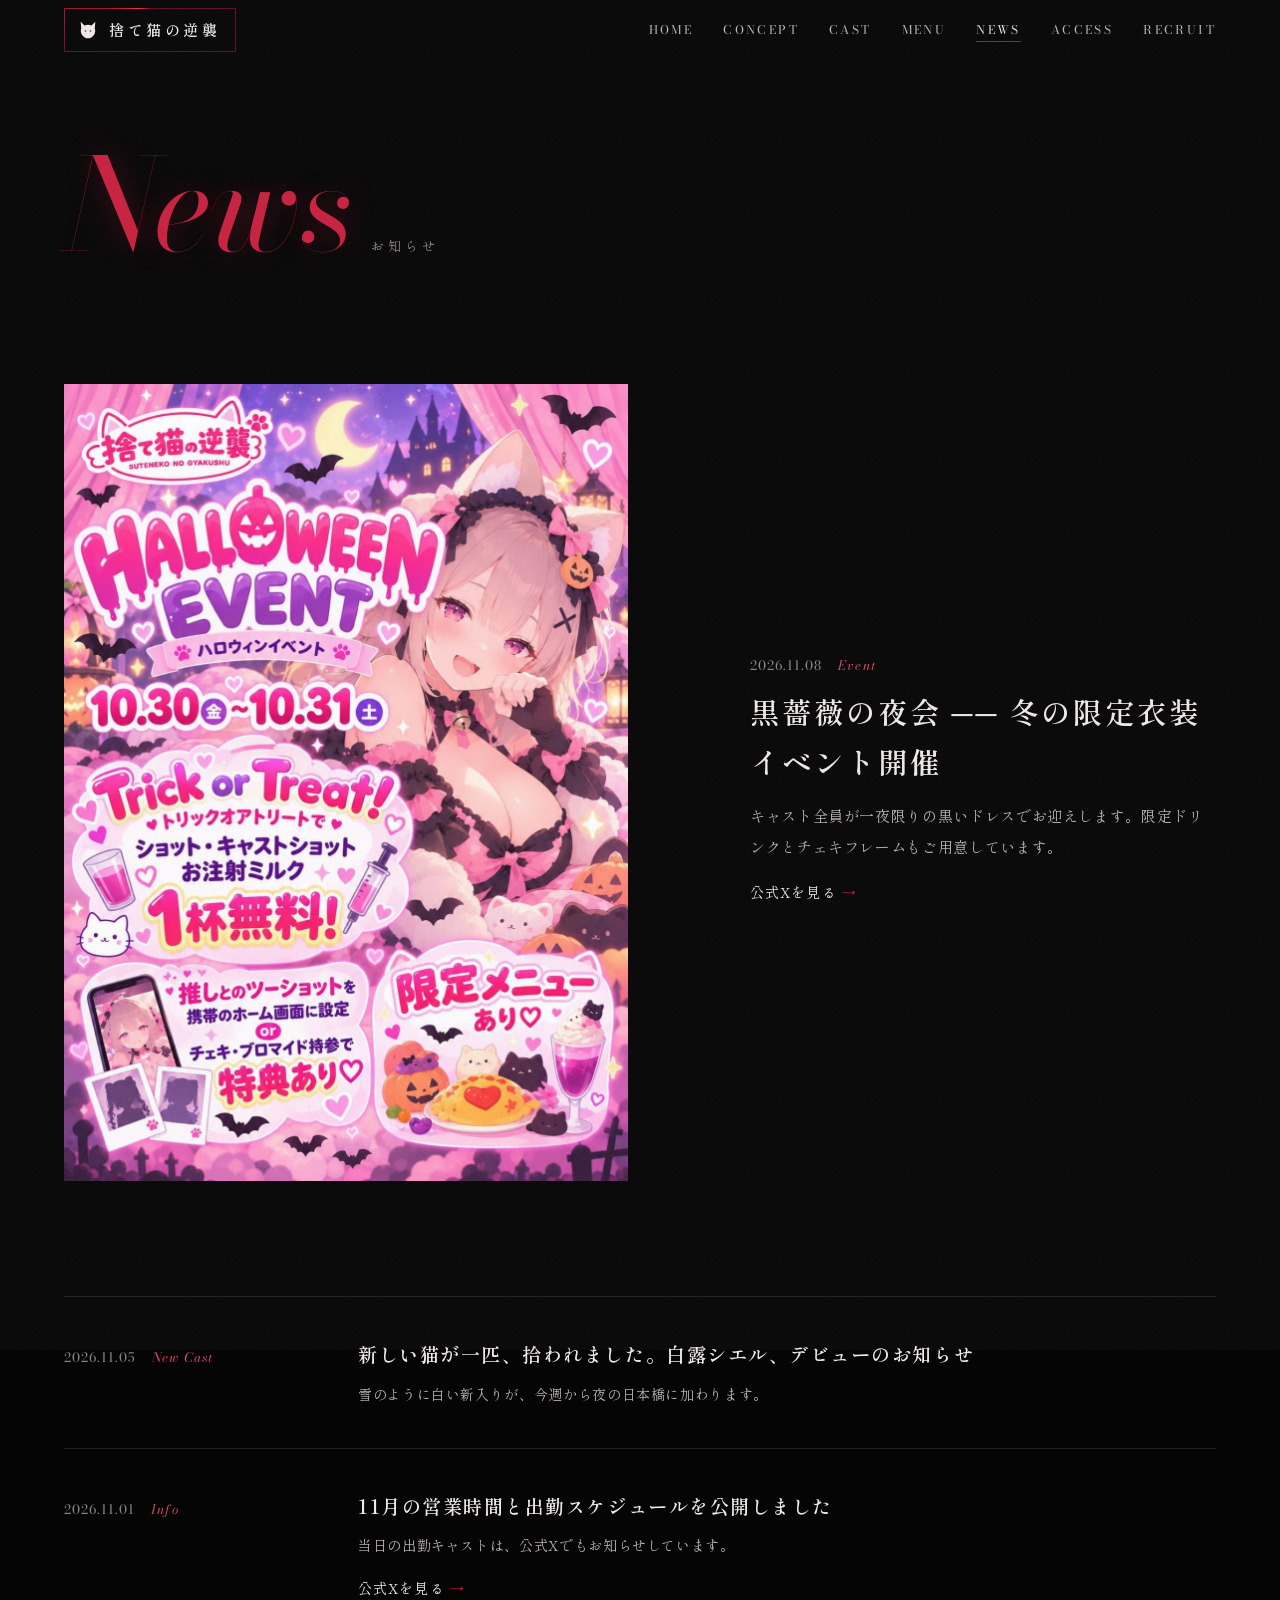
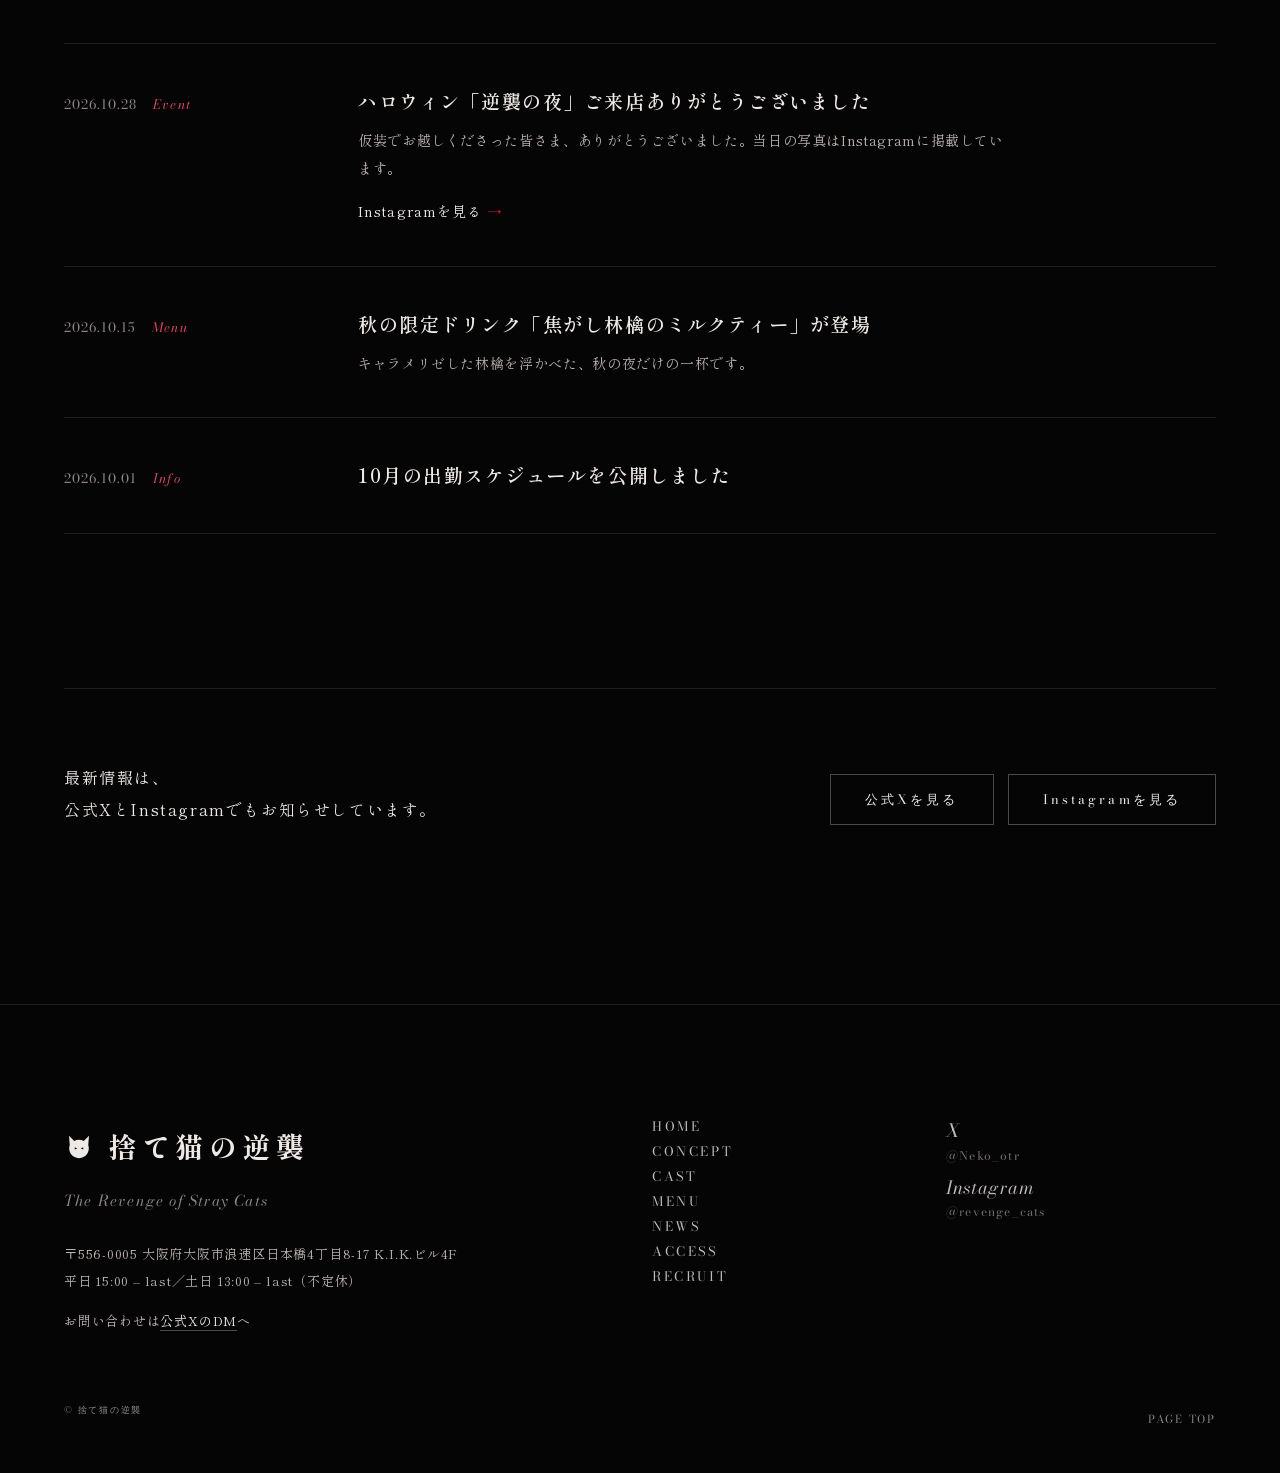
<file: news.html>
<!doctype html>
<html lang="ja">
<head>
<meta charset="utf-8">
<meta name="viewport" content="width=device-width, initial-scale=1, viewport-fit=cover">
<title>お知らせ｜捨て猫の逆襲｜大阪・日本橋のゴシックコンセプトカフェ</title>
<meta name="description" content="大阪・日本橋のコンセプトカフェ「捨て猫の逆襲」のお知らせ。イベント、新しいキャスト、営業情報をお届けします。">
<meta name="theme-color" content="#060506">
<meta name="format-detection" content="telephone=no">
<meta property="og:type" content="article">
<meta property="og:site_name" content="捨て猫の逆襲">
<meta property="og:title" content="お知らせ｜捨て猫の逆襲｜大阪・日本橋のゴシックコンセプトカフェ">
<meta property="og:description" content="大阪・日本橋のコンセプトカフェ「捨て猫の逆襲」のお知らせ。イベント、新しいキャスト、営業情報をお届けします。">
<meta property="og:image" content="img/ogp.png">
<meta property="og:image:width" content="1200">
<meta property="og:image:height" content="630">
<meta property="og:locale" content="ja_JP">
<meta name="twitter:card" content="summary_large_image">
<meta name="twitter:site" content="@Neko_otr">
<link rel="icon" href="img/favicon.svg" type="image/svg+xml">
<link rel="icon" href="img/favicon-32.png" sizes="32x32" type="image/png">
<link rel="apple-touch-icon" href="img/apple-touch-icon.png">
<link rel="preconnect" href="https://fonts.googleapis.com">
<link rel="preconnect" href="https://fonts.gstatic.com" crossorigin>
<link href="https://fonts.googleapis.com/css2?family=Bodoni+Moda:ital,opsz,wght@0,6..96,400;1,6..96,400&family=Shippori+Mincho+B1:wght@400;600;800&display=swap" rel="stylesheet">
<link rel="stylesheet" href="css/style.css?v=2026111214">
</head>
<body>
<svg width="0" height="0" style="position:absolute" aria-hidden="true">
  <defs>
    <linearGradient id="silg" x1="0" y1="0" x2="1" y2="1"><stop offset="0" stop-color="#3b3036"/><stop offset=".6" stop-color="#151114"/><stop offset="1" stop-color="#0a080a"/></linearGradient>
    <symbol id="sil" viewBox="0 0 300 400">
      <path fill="url(#silg)" d="M96 128 86 52l44 42q20-8 40 0l44-42-10 76q14 22 12 50 0 30-14 52 46 10 70 40 22 30 28 102H-10q6-72 28-102 24-30 70-40-14-22-14-52-2-28 12-50Z"/>
      <path fill="none" stroke="#b0142f" stroke-opacity=".35" stroke-width="1.2" d="M214 128q14 22 12 50 0 30-14 52 46 10 70 40"/>
    </symbol>
    <symbol id="cat" viewBox="0 0 24 24"><path fill="currentColor" d="M4 3l4.2 4.1a9 9 0 0 1 7.6 0L20 3l-.6 7.3A8 8 0 0 1 12 21a8 8 0 0 1-7.4-10.7Z"/><path fill="#060506" d="M8.6 12.2l2 .9-2 .9zm6.8 0-2 .9 2 .9z"/></symbol>
  </defs>
</svg>

<header class="hd" id="hd">
  <a class="logo" href="index.html" aria-label="捨て猫の逆襲 ホーム"><svg aria-hidden="true"><use href="#cat"/></svg>捨て猫の逆襲</a>
  <nav class="nav" aria-label="メイン">
    <a href="index.html">HOME</a><a href="index.html#concept">CONCEPT</a><a href="cast.html">CAST</a><a href="menu.html">MENU</a><a href="news.html" aria-current="page">NEWS</a><a href="index.html#access">ACCESS</a><a href="recruit.html">RECRUIT</a>
  </nav>
  <button class="burger" id="burger" type="button" aria-label="メニューを開く" aria-expanded="false" aria-controls="drawer"><span></span><span></span></button>
</header>
<div class="drawer" id="drawer">
  <a href="index.html">Home <small>ホーム</small></a>
  <a href="index.html#concept">Concept <small>世界観</small></a>
  <a href="cast.html">Cast <small>キャスト</small></a>
  <a href="menu.html">Menu <small>メニュー</small></a>
  <a href="news.html" aria-current="page">News <small>お知らせ</small></a>
  <a href="index.html#access">Access <small>アクセス</small></a>
  <a href="recruit.html">Recruit <small>求人</small></a>
  <div class="sns"><a href="https://x.com/Neko_otr" target="_blank" rel="noopener">X</a><a href="https://www.instagram.com/revenge_cats/" target="_blank" rel="noopener">Instagram</a></div>
</div>

<main id="top">
  <section class="sec page-head" aria-labelledby="page-title">
    <div class="grid12">
      <div class="sec-head reveal"><h1 id="page-title">News</h1><p>お知らせ</p></div>
    </div>
  </section>

  <section class="sec sec-follow" aria-label="お知らせ一覧">
    <div data-render="news-all"></div>
    <noscript><p class="empty-note">お知らせを表示するには、JavaScriptを有効にしてください。</p></noscript>
    <div class="page-after reveal">
      <p>最新情報は、<br>公式XとInstagramでもお知らせしています。</p>
      <div class="btns">
        <a class="btn" href="https://x.com/Neko_otr" target="_blank" rel="noopener">公式Xを見る</a>
        <a class="btn" href="https://www.instagram.com/revenge_cats/" target="_blank" rel="noopener">Instagramを見る</a>
      </div>
    </div>
  </section>
</main>
<footer class="ft">
  <div class="ft-top">
    <div class="ft-brand">
      <a class="ft-logo" href="index.html"><svg aria-hidden="true"><use href="#cat"/></svg>捨て猫の逆襲</a>
      <p>The Revenge of Stray Cats</p>
      <p class="ft-addr">〒556-0005 大阪府大阪市浪速区日本橋<span class="nw">4丁目8-17</span> <span class="nw">K.I.K.ビル4F</span><br>平日 15:00 – last／土日 13:00 – last（不定休）</p>
      <p class="ft-contact">お問い合わせは<a href="https://x.com/Neko_otr" target="_blank" rel="noopener">公式XのDM</a>へ</p>
    </div>
    <nav class="ft-nav" aria-label="フッター"><a href="index.html">HOME</a><a href="index.html#concept">CONCEPT</a><a href="cast.html">CAST</a><a href="menu.html">MENU</a><a href="news.html" aria-current="page">NEWS</a><a href="index.html#access">ACCESS</a><a href="recruit.html">RECRUIT</a></nav>
    <div class="ft-sns"><a href="https://x.com/Neko_otr" target="_blank" rel="noopener">X<small>@Neko_otr</small></a><a href="https://www.instagram.com/revenge_cats/" target="_blank" rel="noopener">Instagram<small>@revenge_cats</small></a></div>
  </div>
  <div class="ft-bottom"><small>© 捨て猫の逆襲</small><button class="totop" type="button">PAGE TOP</button></div>
</footer>

<script src="data/news.js"></script>
<script src="js/main.js?v=2026111214"></script>
</body>
</html>
</file>
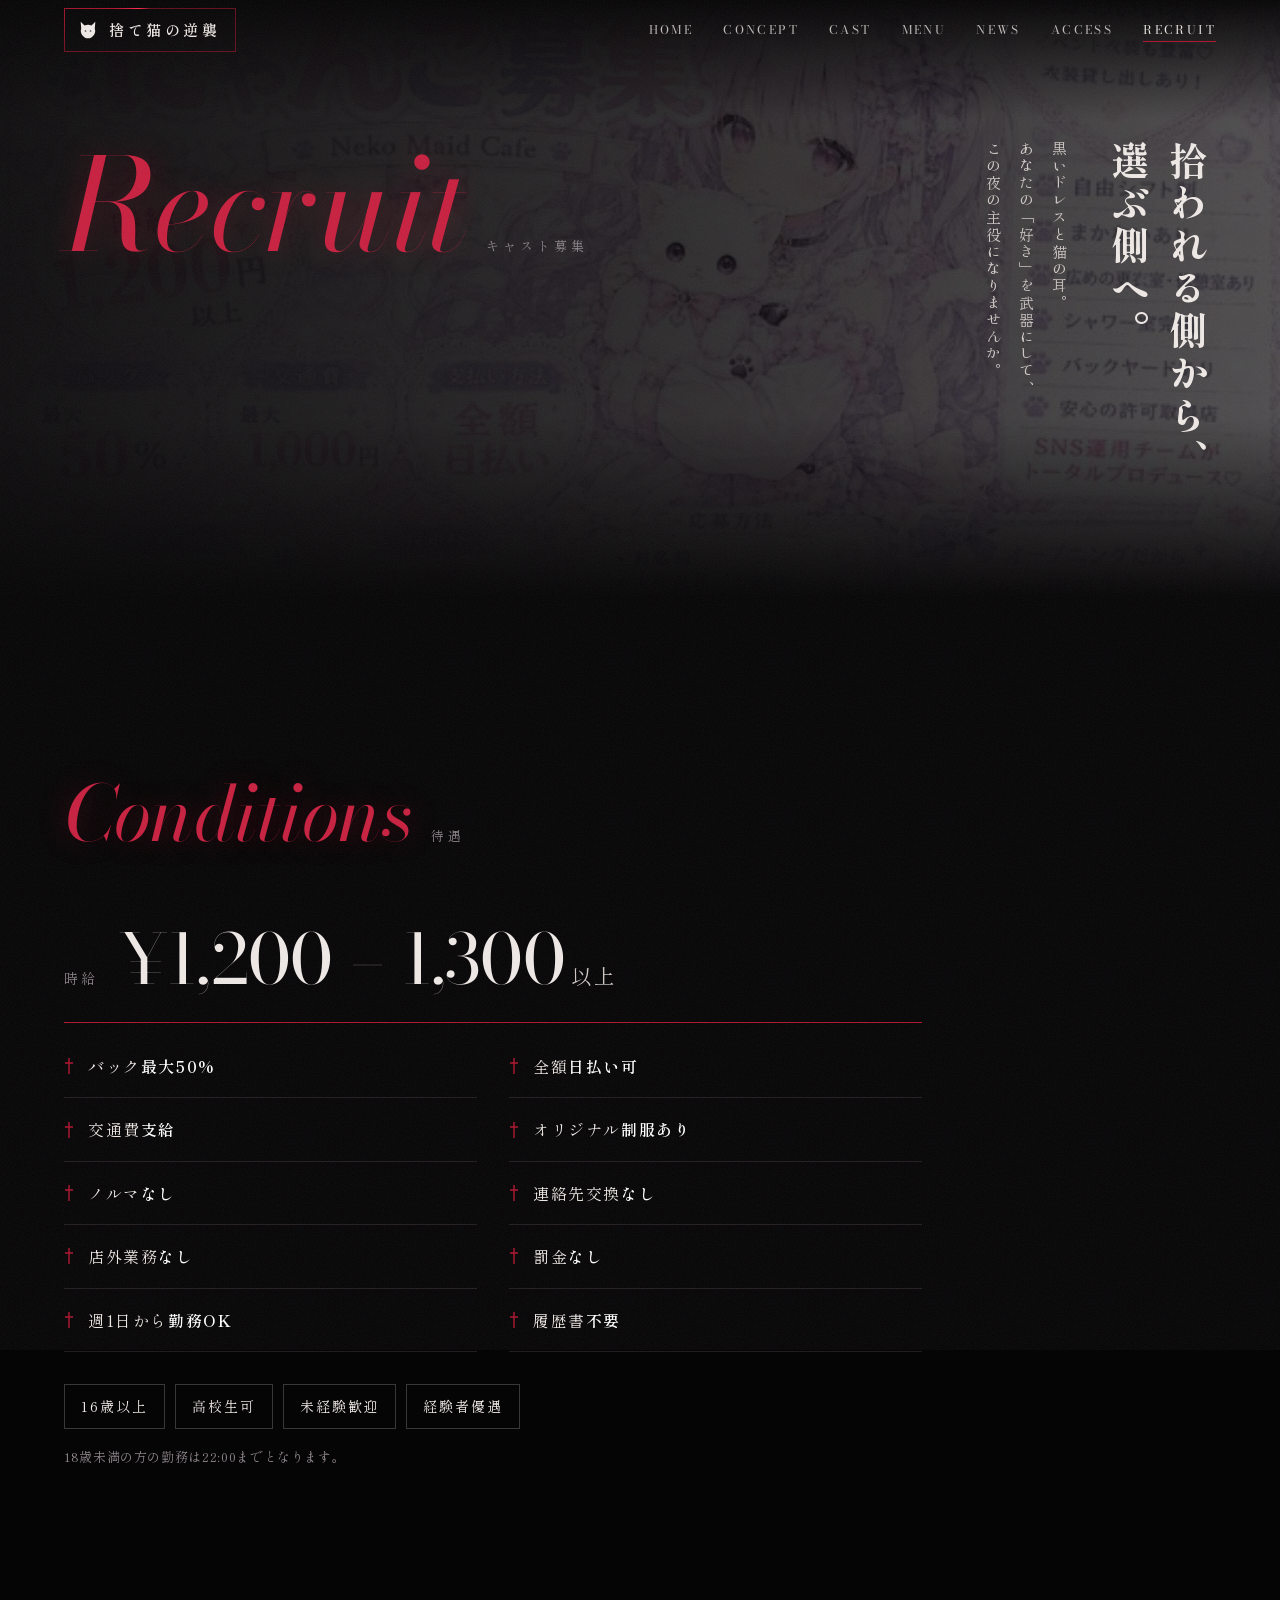
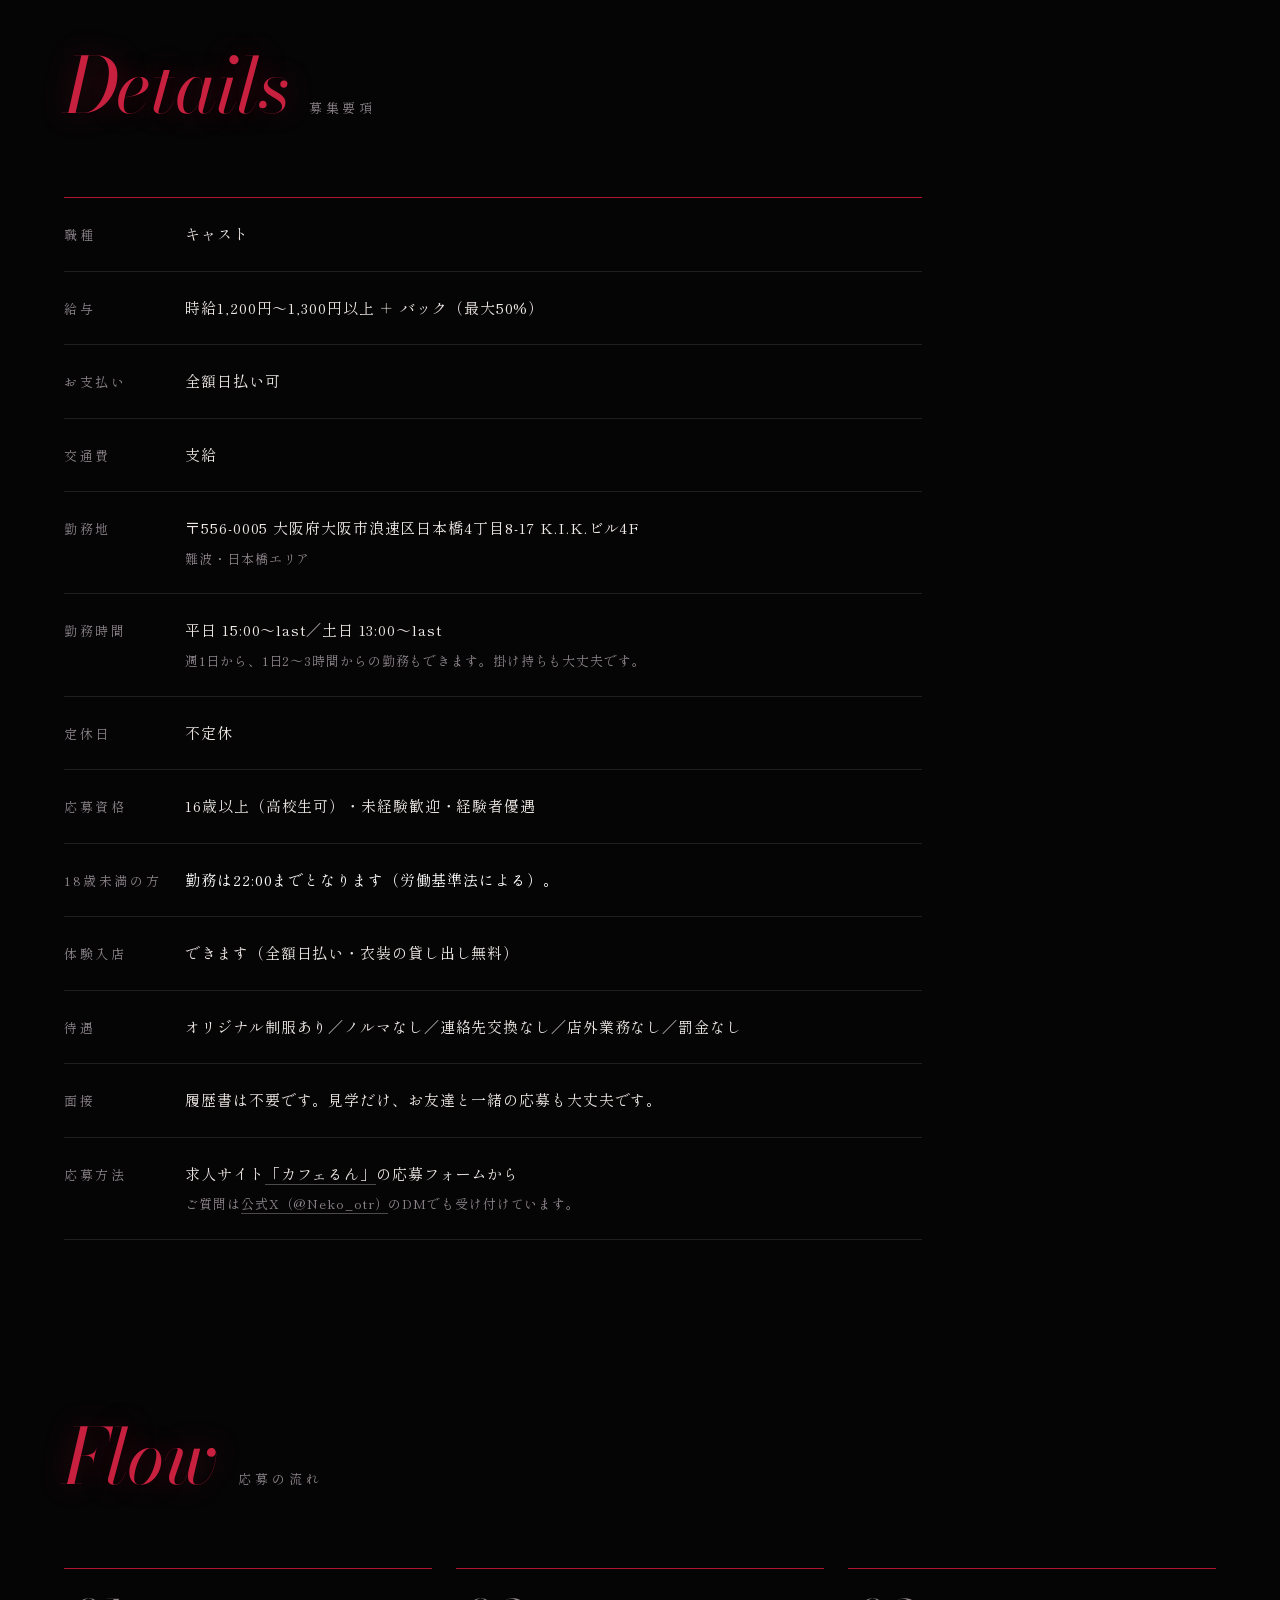
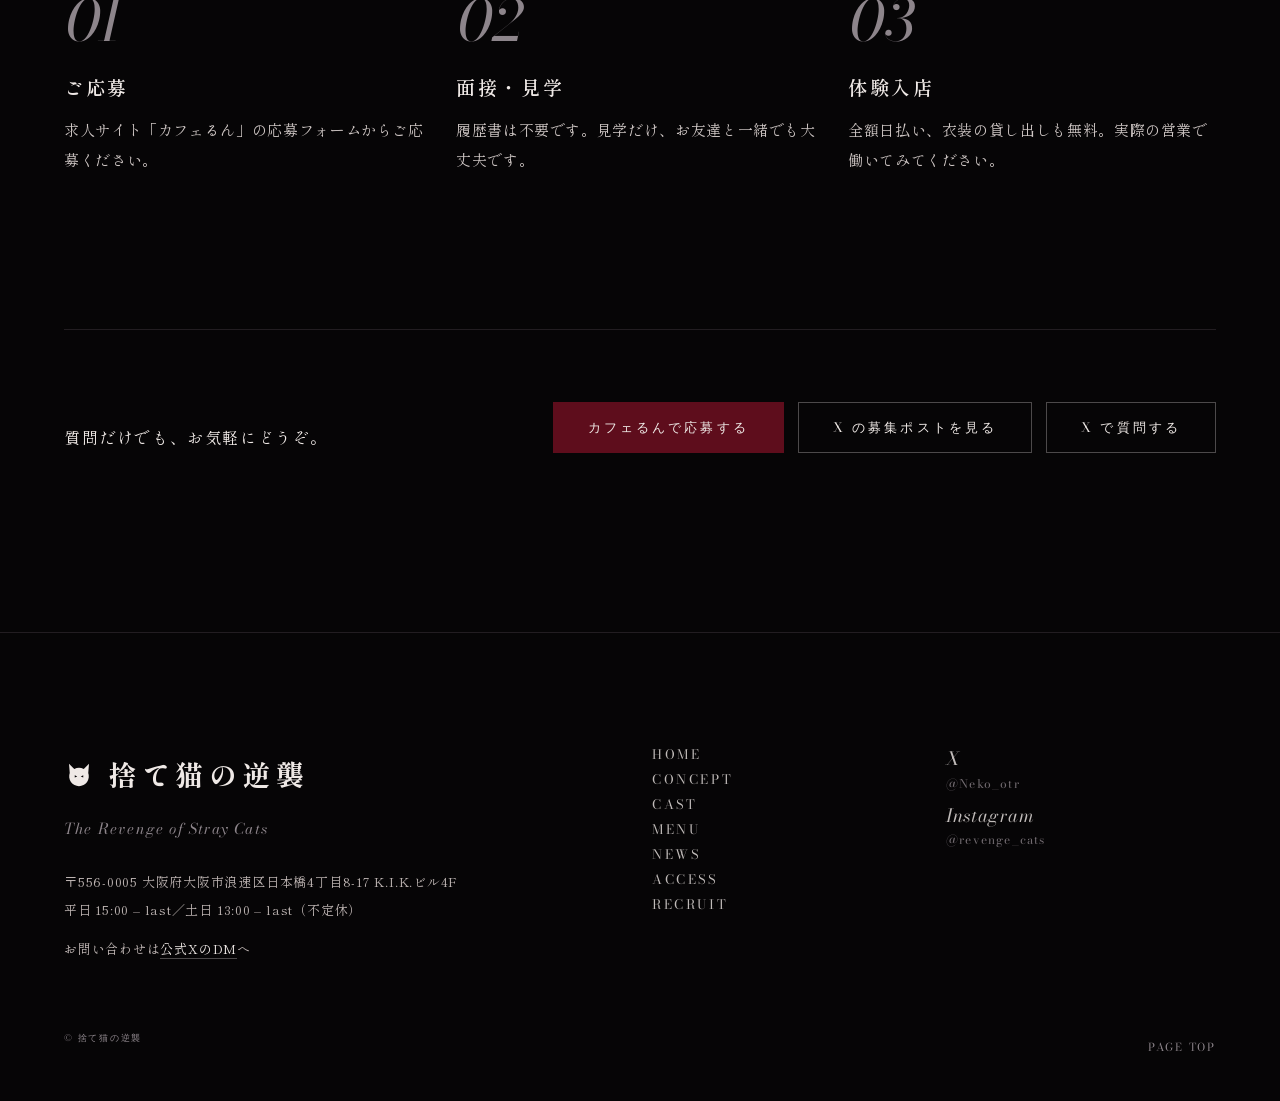
<file: recruit.html>
<!doctype html>
<html lang="ja">
<head>
<meta charset="utf-8">
<meta name="viewport" content="width=device-width, initial-scale=1, viewport-fit=cover">
<title>キャスト募集｜捨て猫の逆襲｜大阪・日本橋のゴシックコンセプトカフェ</title>
<meta name="description" content="大阪・日本橋のコンセプトカフェ「捨て猫の逆襲」のキャスト募集。時給1,200円〜、バック最大50%、全額日払い、交通費支給、ノルマなし。16歳以上・高校生可・未経験歓迎、体験入店もできます。">
<meta name="theme-color" content="#060506">
<meta name="format-detection" content="telephone=no">
<meta property="og:type" content="article">
<meta property="og:site_name" content="捨て猫の逆襲">
<meta property="og:title" content="キャスト募集｜捨て猫の逆襲｜大阪・日本橋のゴシックコンセプトカフェ">
<meta property="og:description" content="大阪・日本橋のコンセプトカフェ「捨て猫の逆襲」のキャスト募集。時給1,200円〜、バック最大50%、全額日払い、交通費支給、ノルマなし。16歳以上・高校生可・未経験歓迎、体験入店もできます。">
<meta property="og:image" content="img/ogp.png">
<meta property="og:image:width" content="1200">
<meta property="og:image:height" content="630">
<meta property="og:locale" content="ja_JP">
<meta name="twitter:card" content="summary_large_image">
<meta name="twitter:site" content="@Neko_otr">
<link rel="icon" href="img/favicon.svg" type="image/svg+xml">
<link rel="icon" href="img/favicon-32.png" sizes="32x32" type="image/png">
<link rel="apple-touch-icon" href="img/apple-touch-icon.png">
<link rel="preconnect" href="https://fonts.googleapis.com">
<link rel="preconnect" href="https://fonts.gstatic.com" crossorigin>
<link href="https://fonts.googleapis.com/css2?family=Bodoni+Moda:ital,opsz,wght@0,6..96,400;1,6..96,400&family=Shippori+Mincho+B1:wght@400;600;800&display=swap" rel="stylesheet">
<link rel="stylesheet" href="css/style.css?v=2026111214">
</head>
<body>
<svg width="0" height="0" style="position:absolute" aria-hidden="true">
  <defs>
    <linearGradient id="silg" x1="0" y1="0" x2="1" y2="1"><stop offset="0" stop-color="#3b3036"/><stop offset=".6" stop-color="#151114"/><stop offset="1" stop-color="#0a080a"/></linearGradient>
    <symbol id="sil" viewBox="0 0 300 400">
      <path fill="url(#silg)" d="M96 128 86 52l44 42q20-8 40 0l44-42-10 76q14 22 12 50 0 30-14 52 46 10 70 40 22 30 28 102H-10q6-72 28-102 24-30 70-40-14-22-14-52-2-28 12-50Z"/>
      <path fill="none" stroke="#b0142f" stroke-opacity=".35" stroke-width="1.2" d="M214 128q14 22 12 50 0 30-14 52 46 10 70 40"/>
    </symbol>
    <symbol id="cat" viewBox="0 0 24 24"><path fill="currentColor" d="M4 3l4.2 4.1a9 9 0 0 1 7.6 0L20 3l-.6 7.3A8 8 0 0 1 12 21a8 8 0 0 1-7.4-10.7Z"/><path fill="#060506" d="M8.6 12.2l2 .9-2 .9zm6.8 0-2 .9 2 .9z"/></symbol>
  </defs>
</svg>

<header class="hd" id="hd">
  <a class="logo" href="index.html" aria-label="捨て猫の逆襲 ホーム"><svg aria-hidden="true"><use href="#cat"/></svg>捨て猫の逆襲</a>
  <nav class="nav" aria-label="メイン">
    <a href="index.html">HOME</a><a href="index.html#concept">CONCEPT</a><a href="cast.html">CAST</a><a href="menu.html">MENU</a><a href="news.html">NEWS</a><a href="index.html#access">ACCESS</a><a href="recruit.html" aria-current="page">RECRUIT</a>
  </nav>
  <button class="burger" id="burger" type="button" aria-label="メニューを開く" aria-expanded="false" aria-controls="drawer"><span></span><span></span></button>
</header>
<div class="drawer" id="drawer">
  <a href="index.html">Home <small>ホーム</small></a>
  <a href="index.html#concept">Concept <small>世界観</small></a>
  <a href="cast.html">Cast <small>キャスト</small></a>
  <a href="menu.html">Menu <small>メニュー</small></a>
  <a href="news.html">News <small>お知らせ</small></a>
  <a href="index.html#access">Access <small>アクセス</small></a>
  <a href="recruit.html" aria-current="page">Recruit <small>求人</small></a>
  <div class="sns"><a href="https://x.com/Neko_otr" target="_blank" rel="noopener">X</a><a href="https://www.instagram.com/revenge_cats/" target="_blank" rel="noopener">Instagram</a></div>
</div>

<main id="top">
  <section class="sec page-head recruit" aria-labelledby="page-title">
    <div class="recruit-bg" aria-hidden="true"><div class="ph" data-photo="recruit"><svg class="sil" viewBox="0 0 300 400" preserveAspectRatio="xMidYMax meet" aria-hidden="true"><use href="#sil"/></svg></div></div>
    <div class="grid12">
      <div class="sec-head reveal"><h1 id="page-title">Recruit</h1><p>キャスト募集</p></div>
      <div class="page-lead rc-lead reveal">
        <p class="rc-catch">拾われる側から、<br>選ぶ側へ。</p>
        <p>黒いドレスと猫の耳。<br>あなたの「好き」を武器にして、<br>この夜の主役になりませんか。</p>
      </div>
    </div>
  </section>

  <section class="sec" aria-labelledby="conditions">
    <div class="sec-head"><h2 id="conditions">Conditions</h2><p>待遇</p></div>
    <div class="grid12">
      <div class="rc-main reveal">
        <dl class="wage"><dt>時給</dt><dd>¥1,200 – 1,300<small>以上</small></dd></dl>
        <ul class="perks"><li><svg viewBox="0 0 10 16" aria-hidden="true"><path d="M5 0v16M1 5h8" stroke="currentColor" stroke-width="1.4" fill="none"/></svg><span>バック<b>最大50%</b></span></li><li><svg viewBox="0 0 10 16" aria-hidden="true"><path d="M5 0v16M1 5h8" stroke="currentColor" stroke-width="1.4" fill="none"/></svg><span>全額<b>日払い可</b></span></li><li><svg viewBox="0 0 10 16" aria-hidden="true"><path d="M5 0v16M1 5h8" stroke="currentColor" stroke-width="1.4" fill="none"/></svg><span>交通費<b>支給</b></span></li><li><svg viewBox="0 0 10 16" aria-hidden="true"><path d="M5 0v16M1 5h8" stroke="currentColor" stroke-width="1.4" fill="none"/></svg><span>オリジナル<b>制服あり</b></span></li><li><svg viewBox="0 0 10 16" aria-hidden="true"><path d="M5 0v16M1 5h8" stroke="currentColor" stroke-width="1.4" fill="none"/></svg><span>ノルマ<b>なし</b></span></li><li><svg viewBox="0 0 10 16" aria-hidden="true"><path d="M5 0v16M1 5h8" stroke="currentColor" stroke-width="1.4" fill="none"/></svg><span>連絡先交換<b>なし</b></span></li><li><svg viewBox="0 0 10 16" aria-hidden="true"><path d="M5 0v16M1 5h8" stroke="currentColor" stroke-width="1.4" fill="none"/></svg><span>店外業務<b>なし</b></span></li><li><svg viewBox="0 0 10 16" aria-hidden="true"><path d="M5 0v16M1 5h8" stroke="currentColor" stroke-width="1.4" fill="none"/></svg><span>罰金<b>なし</b></span></li><li><svg viewBox="0 0 10 16" aria-hidden="true"><path d="M5 0v16M1 5h8" stroke="currentColor" stroke-width="1.4" fill="none"/></svg><span>週1日から<b>勤務OK</b></span></li><li><svg viewBox="0 0 10 16" aria-hidden="true"><path d="M5 0v16M1 5h8" stroke="currentColor" stroke-width="1.4" fill="none"/></svg><span>履歴書<b>不要</b></span></li></ul>
        <div class="qual"><span>16歳以上</span><span>高校生可</span><span>未経験歓迎</span><span>経験者優遇</span></div>
        <p class="recruit-note">18歳未満の方の勤務は22:00までとなります。</p>
      </div>
    </div>
  </section>

  <section class="sec sec-follow" aria-labelledby="details">
    <div class="sec-head"><h2 id="details">Details</h2><p>募集要項</p></div>
    <div class="grid12">
      <dl class="rc-table reveal">
        <dt>職種</dt><dd>キャスト</dd>
        <dt>給与</dt><dd>時給1,200円〜1,300円以上 ＋ バック（最大50%）</dd>
        <dt>お支払い</dt><dd>全額日払い可</dd>
        <dt>交通費</dt><dd>支給</dd>
        <dt>勤務地</dt><dd>〒556-0005 大阪府大阪市浪速区日本橋<span class="nw">4丁目8-17</span> <span class="nw">K.I.K.ビル4F</span><small>難波・日本橋エリア</small></dd>
        <dt>勤務時間</dt><dd>平日 15:00〜last／土日 13:00〜last<small>週1日から、1日2〜3時間からの勤務もできます。掛け持ちも大丈夫です。</small></dd>
        <dt>定休日</dt><dd>不定休</dd>
        <dt>応募資格</dt><dd>16歳以上（高校生可）・未経験歓迎・経験者優遇</dd>
        <dt>18歳未満の方</dt><dd class="warn">勤務は22:00までとなります（労働基準法による）。</dd>
        <dt>体験入店</dt><dd>できます（全額日払い・衣装の貸し出し無料）</dd>
        <dt>待遇</dt><dd>オリジナル制服あり／ノルマなし／連絡先交換なし／店外業務なし／罰金なし</dd>
        <dt>面接</dt><dd>履歴書は不要です。見学だけ、お友達と一緒の応募も大丈夫です。</dd>
        <dt>応募方法</dt><dd>求人サイト<a href="https://caferun.jp/shop/12886/" target="_blank" rel="noopener">「カフェるん」</a>の応募フォームから<small>ご質問は<a href="https://x.com/Neko_otr" target="_blank" rel="noopener">公式X（@Neko_otr）</a>のDMでも受け付けています。</small></dd>
      </dl>
    </div>
  </section>

  <section class="sec sec-follow" aria-labelledby="flow">
    <div class="sec-head"><h2 id="flow">Flow</h2><p>応募の流れ</p></div>
    <ol class="rc-flow reveal">
      <li><span class="no" aria-hidden="true">01</span><h3>ご応募</h3><p>求人サイト「カフェるん」の応募フォームからご応募ください。</p></li>
      <li><span class="no" aria-hidden="true">02</span><h3>面接・見学</h3><p>履歴書は不要です。見学だけ、お友達と一緒でも大丈夫です。</p></li>
      <li><span class="no" aria-hidden="true">03</span><h3>体験入店</h3><p>全額日払い、衣装の貸し出しも無料。実際の営業で働いてみてください。</p></li>
    </ol>

    <div class="page-after reveal">
      <p>質問だけでも、お気軽にどうぞ。</p>
      <div class="btns">
        <a class="btn solid" href="https://caferun.jp/shop/12886/" target="_blank" rel="noopener">カフェるんで応募する</a>
        <a class="btn" href="https://x.com/Neko_otr/status/2076818822322127240" target="_blank" rel="noopener">X の募集ポストを見る</a>
        <a class="btn" href="https://x.com/Neko_otr" target="_blank" rel="noopener">X で質問する</a>
      </div>
    </div>
  </section>
</main>
<footer class="ft">
  <div class="ft-top">
    <div class="ft-brand">
      <a class="ft-logo" href="index.html"><svg aria-hidden="true"><use href="#cat"/></svg>捨て猫の逆襲</a>
      <p>The Revenge of Stray Cats</p>
      <p class="ft-addr">〒556-0005 大阪府大阪市浪速区日本橋<span class="nw">4丁目8-17</span> <span class="nw">K.I.K.ビル4F</span><br>平日 15:00 – last／土日 13:00 – last（不定休）</p>
      <p class="ft-contact">お問い合わせは<a href="https://x.com/Neko_otr" target="_blank" rel="noopener">公式XのDM</a>へ</p>
    </div>
    <nav class="ft-nav" aria-label="フッター"><a href="index.html">HOME</a><a href="index.html#concept">CONCEPT</a><a href="cast.html">CAST</a><a href="menu.html">MENU</a><a href="news.html">NEWS</a><a href="index.html#access">ACCESS</a><a href="recruit.html" aria-current="page">RECRUIT</a></nav>
    <div class="ft-sns"><a href="https://x.com/Neko_otr" target="_blank" rel="noopener">X<small>@Neko_otr</small></a><a href="https://www.instagram.com/revenge_cats/" target="_blank" rel="noopener">Instagram<small>@revenge_cats</small></a></div>
  </div>
  <div class="ft-bottom"><small>© 捨て猫の逆襲</small><button class="totop" type="button">PAGE TOP</button></div>
</footer>

<script src="data/photos.js"></script>
<script src="js/main.js?v=2026111214"></script>
</body>
</html>
</file>
<file: css/style.css>
/* =========================================================
   捨て猫の逆襲 ── サイト共通スタイル
   ========================================================= */
:root{
  --black:#060506; --coal:#141114; --char:#221d21; --ash:#8d858b;
  --bone:#efe9e6; --wine:#5e0d1c; --blood:#b0142f; --violet:#3a2140;
  --serif-en:"Bodoni Moda", "Times New Roman", serif;
  --serif-jp:"Shippori Mincho B1", "Hiragino Mincho ProN", "Yu Mincho", serif;
  --ease:cubic-bezier(.22,.61,.2,1);
  --gutter:clamp(20px,5vw,72px);
}
*{box-sizing:border-box;margin:0;padding:0}
html{scroll-behavior:smooth;-webkit-text-size-adjust:100%}
body{background:var(--black);color:var(--bone);font-family:var(--serif-jp);font-size:16px;line-height:1.9;letter-spacing:.04em;overflow-x:hidden;line-break:strict;overflow-wrap:break-word}
a{color:inherit;text-decoration:none}
/* 見出しの最後の行に1文字だけ残らないようにする */
h1,h2,h3,h4,p,dd{text-wrap:pretty}
img,svg{display:block}
.nw{white-space:nowrap}
:focus-visible{outline:1px solid var(--blood);outline-offset:4px}
/* 微細ノイズ */
body::after{content:"";position:fixed;inset:-50%;pointer-events:none;z-index:90;opacity:.07;
  background-image:url("data:image/svg+xml,%3Csvg xmlns='http://www.w3.org/2000/svg' width='160' height='160'%3E%3Cfilter id='n'%3E%3CfeTurbulence type='fractalNoise' baseFrequency='.9' numOctaves='2' stitchTiles='stitch'/%3E%3C/filter%3E%3Crect width='100%25' height='100%25' filter='url(%23n)'/%3E%3C/svg%3E");}

/* ===== 写真の枠（写真がないときは猫のシルエット） ===== */
.ph{position:relative;overflow:hidden;background:
  radial-gradient(120% 80% at 70% 20%, #3a2a33 0%, #1a1418 45%, #0a080a 100%);}
.ph svg.sil{position:absolute;inset:auto 0 0 0;width:100%;height:92%}
.ph img{position:absolute;inset:0;z-index:1;width:100%;height:100%;object-fit:cover}
.ph.plain::before{content:"";position:absolute;inset:0;background:radial-gradient(60% 50% at 50% 60%,rgba(176,20,47,.18),transparent 70%)}
/* メニュー・お知らせの写真（チラシなど文字入り）：切り抜かずに全体を表示。
   枠は写真と同じ形（JSで設定）。高さの上限を超える分は、同じ写真を暗くぼかして左右を埋める */
.ph-natural.has-img::before,.ph-fit.has-img::before{content:"";position:absolute;inset:-40px;background:var(--ph-bg) center/cover no-repeat;filter:blur(28px) brightness(.3)}
.ph-natural.has-img img,.ph-fit.has-img img{object-fit:contain}
.ph-natural.has-img svg.sil,.ph-fit.has-img svg.sil{display:none}
.ph .zoom{position:absolute;inset:0;z-index:2;cursor:zoom-in}

/* ===== Header ===== */
.hd{position:fixed;inset:0 0 auto 0;z-index:50;height:60px;display:flex;align-items:center;justify-content:space-between;padding:0 var(--gutter);transition:background .6s var(--ease),height .6s var(--ease)}
.hd.is-scrolled{background:rgba(6,5,6,.78);backdrop-filter:blur(10px);-webkit-backdrop-filter:blur(10px);height:52px}
@property --logo-a{syntax:"<angle>";inherits:false;initial-value:0deg}
.logo{position:relative;display:flex;align-items:center;gap:10px;padding:7px 14px 7px 12px;border:1px solid rgba(176,20,47,.55);font-weight:600;font-size:15px;letter-spacing:.24em;transition:background .5s var(--ease)}
.logo:hover,.logo:focus-visible{background:rgba(94,13,28,.3)}
.logo::before{content:"";position:absolute;inset:-1px;padding:1px;pointer-events:none;background:conic-gradient(from var(--logo-a),transparent 0deg 250deg,rgba(176,20,47,.9) 300deg,#ff2b4c 330deg,transparent 360deg);-webkit-mask:linear-gradient(#000 0 0) content-box,linear-gradient(#000 0 0);-webkit-mask-composite:xor;mask:linear-gradient(#000 0 0) content-box exclude,linear-gradient(#000 0 0);filter:drop-shadow(0 0 3px rgba(255,43,76,.7));animation:logoTrace 7s linear infinite}
@keyframes logoTrace{to{--logo-a:360deg}}
.logo svg{width:22px;height:22px}
.nav{display:flex;gap:30px;font:400 12px/1 var(--serif-en);letter-spacing:.2em}
.nav a{position:relative;padding:6px 0;opacity:.8;transition:opacity .4s}
.nav a::after{content:"";position:absolute;left:0;right:100%;bottom:0;height:1px;background:var(--blood);transition:right .5s var(--ease)}
.nav a:hover,.nav a[aria-current="page"]{opacity:1}
.nav a:hover::after,.nav a[aria-current="page"]::after{right:0}
.burger{display:none;width:44px;height:44px;background:none;border:0;color:var(--bone);cursor:pointer;position:relative}
.burger span{position:absolute;left:11px;right:11px;height:1px;background:currentColor;transition:transform .5s var(--ease),top .5s var(--ease)}
.burger span:nth-child(1){top:18px}.burger span:nth-child(2){top:25px;left:19px}
.menu-open .burger span:nth-child(1){top:22px;transform:rotate(30deg)}
.menu-open .burger span:nth-child(2){top:22px;left:11px;transform:rotate(-30deg)}
.drawer{position:fixed;inset:0;z-index:45;background:rgba(6,5,6,.97);display:flex;flex-direction:column;justify-content:center;padding:72px var(--gutter) 32px;gap:6px;overflow-y:auto;opacity:0;visibility:hidden;transition:opacity .6s var(--ease),visibility .6s}
.menu-open .drawer{opacity:1;visibility:visible;transition:opacity .6s var(--ease),visibility 0s}
.drawer a{font:400 36px/1.5 var(--serif-en);font-style:italic;letter-spacing:.04em;display:flex;align-items:baseline;gap:16px}
.drawer a small{font:400 12px var(--serif-jp);color:var(--ash);font-style:normal;letter-spacing:.2em}
.drawer a[aria-current="page"]{color:#c8203f}
.drawer .sns{margin-top:36px;display:flex;gap:22px}
.drawer .sns a{font-size:14px;font-style:normal}

/* ===== HERO（TOP） ===== */
.hero{position:relative;min-height:100svh;display:flex;align-items:center;justify-content:center;isolation:isolate;overflow:hidden}
.hero-photo{position:absolute;inset:0;overflow:hidden}
.hero-photo .ph{position:absolute;inset:0;transform:translate3d(var(--px,0),var(--py,0),0) scale(1.06);transition:transform 1.4s var(--ease)}
.hero-photo .ph svg.sil{height:86%;transform:scale(1.06);animation:slowzoom 14s var(--ease) forwards}
@keyframes slowzoom{to{transform:scale(1)}}
.hero-photo::after{content:"";position:absolute;inset:0;background:
  radial-gradient(48% 60% at 50% 50%,rgba(6,5,6,.62),rgba(6,5,6,.28) 70%,rgba(6,5,6,.5) 100%),
  linear-gradient(0deg,var(--black) 0%,rgba(6,5,6,0) 32%),
  linear-gradient(180deg,rgba(6,5,6,.7) 0%,rgba(6,5,6,0) 22%);pointer-events:none}
/* 煙 */
.fog{position:absolute;inset:-25%;z-index:2;pointer-events:none;mix-blend-mode:screen}
.fog i{position:absolute;inset:0;filter:blur(40px);opacity:.75;
  background:radial-gradient(38% 26% at 28% 64%,rgba(120,16,36,.55),transparent 70%),radial-gradient(30% 24% at 72% 36%,rgba(74,38,84,.55),transparent 70%);
  animation:drift 28s ease-in-out infinite alternate}
.fog i+i{animation-duration:37s;animation-direction:alternate-reverse;opacity:.5;transform:scale(1.3) rotate(12deg)}
@keyframes drift{from{transform:translate3d(-7%,3%,0) scale(1.05)}to{transform:translate3d(7%,-4%,0) scale(1.3)}}
/* 爪痕 */
.claw{position:absolute;z-index:3;left:50%;top:14%;width:min(380px,32vw);height:62%;margin-left:clamp(56px,6vw,110px);pointer-events:none;overflow:visible}
.claw path{fill:none;stroke:var(--blood);stroke-width:2.2;stroke-linecap:round;stroke-dasharray:600;stroke-dashoffset:600;animation:slash 1.1s var(--ease) forwards;filter:drop-shadow(0 0 6px rgba(176,20,47,.7))}
.claw path:nth-child(1){animation-delay:4.1s}.claw path:nth-child(2){animation-delay:4.25s}.claw path:nth-child(3){animation-delay:4.4s}
@keyframes slash{to{stroke-dashoffset:0}}

.hero-copy{position:relative;z-index:4;display:flex;flex-direction:column;align-items:center;text-align:center;padding:100px var(--gutter) 120px}
.title{display:flex;justify-content:center;gap:clamp(18px,2.4vw,34px);align-items:flex-start;transform:translate3d(calc(var(--px,0px) * -.5),calc(var(--py,0px) * -.5),0);transition:transform 1.6s var(--ease)}
.title h1{writing-mode:vertical-rl;font-weight:800;font-size:clamp(56px,min(6vw,10.5vh),104px);line-height:1;letter-spacing:.08em;margin-right:-.08em}
.title h1 .no{font-weight:400;font-size:.52em;color:var(--ash);margin:.2em 0}
.title .en{writing-mode:vertical-rl;font:italic 400 clamp(13px,1.1vw,16px)/1 var(--serif-en);letter-spacing:.32em;color:var(--ash);padding-top:8px}
.catch{margin-top:40px;font-size:clamp(16px,1.35vw,19px);font-weight:600;letter-spacing:.2em;line-height:2.1}
.cta{display:flex;justify-content:center;gap:28px;margin-top:32px;font:400 13px/1 var(--serif-en);letter-spacing:.22em}
.cta a{padding:12px 0;border-bottom:1px solid rgba(239,233,230,.28);transition:border-color .5s,color .5s}
.cta a:hover,.cta a:focus-visible{border-color:var(--blood);color:#fff}
.open-info{position:absolute;right:var(--gutter);bottom:72px;z-index:4;text-align:right;font-size:12px;line-height:2;color:var(--ash);letter-spacing:.14em}
.open-info b{display:block;color:var(--bone);font:400 22px/1.3 var(--serif-en);font-style:italic;letter-spacing:.06em}
.hero-copy .open-info{display:none}
.scroll{position:absolute;left:50%;bottom:0;z-index:4;width:1px;height:64px;background:rgba(239,233,230,.15);overflow:hidden}
.scroll::after{content:"";position:absolute;left:0;top:-40%;width:1px;height:40%;background:var(--bone);animation:drip 2.6s var(--ease) infinite}
@keyframes drip{to{top:100%}}
/* 店名が1文字ずつ現れる */
.split .ch{display:inline-block;opacity:0;filter:blur(16px);transform:translateY(-.3em) scale(1.18);animation:chIn 1.5s var(--ease) forwards;animation-delay:calc(3.3s + var(--i) * .14s)}
@keyframes chIn{to{opacity:1;filter:blur(0);transform:none}}
.fade{opacity:0;animation:fadein 1.8s var(--ease) forwards}
@keyframes fadein{to{opacity:1}}

/* ===== 開幕演出：暗闇の猫の目 → 爪が画面を裂いて開幕 ===== */
.intro{position:fixed;inset:0;z-index:200;cursor:pointer;overflow:hidden}
.intro .half{position:absolute;inset:0;background:var(--black);transition:transform 1.5s cubic-bezier(.76,0,.18,1)}
.intro .t{clip-path:polygon(0 0,100% 0,100% calc(56% - 16.25vw),0 calc(56% + 16.25vw))}
.intro .b{clip-path:polygon(0 calc(56% + 16.25vw),100% calc(56% - 16.25vw),100% 100%,0 100%)}
.intro.open .t{transform:translate(-4%,-78%)}
.intro.open .b{transform:translate(4%,78%)}
.intro.done{display:none}
.eyes-wrap{position:absolute;left:50%;top:44%;width:min(64vw,340px);transform:translate(-50%,-50%);transition:opacity .5s}
.eyes-wrap::before{content:"";position:absolute;left:50%;top:50%;width:180%;aspect-ratio:2.4;transform:translate(-50%,-50%);border-radius:50%;
  background:radial-gradient(closest-side,rgba(120,14,34,.22),rgba(60,10,24,.08) 55%,transparent);opacity:0;animation:fadein 2s .5s ease forwards}
.intro.open .eyes-wrap,.intro.open .rip{opacity:0}
.eyes svg{width:100%;overflow:visible;filter:drop-shadow(0 0 6px rgba(236,42,69,.45)) drop-shadow(0 0 26px rgba(150,12,36,.4))}
.eyes .open{transform-box:fill-box;transform-origin:50% 55%;transform:scaleY(0);animation:lidOpen 1s .35s cubic-bezier(.3,0,.15,1) forwards}
@keyframes lidOpen{0%{transform:scaleY(0)}60%{transform:scaleY(.82)}100%{transform:scaleY(1)}}
.eyes .blink{transform-box:fill-box;transform-origin:50% 55%;animation:blink .3s 1.75s ease-in-out}
@keyframes blink{50%{transform:scaleY(.06)}}
.eyes .look{animation:look 1.4s 1.15s cubic-bezier(.45,0,.2,1) forwards}
@keyframes look{0%{transform:translateX(0)}35%,60%{transform:translateX(-6px)}100%{transform:translateX(0)}}
.eyes .pupil{transform-box:fill-box;transform-origin:center;transform:scaleX(2.4);animation:narrow 2.2s .4s cubic-bezier(.3,0,.2,1) forwards}
@keyframes narrow{45%{transform:scaleX(1.1)}100%{transform:scaleX(.42)}}
.intro .whisper{position:absolute;left:0;right:0;top:calc(44% + 64px);text-align:center;font:italic 400 13px/1 var(--serif-en);letter-spacing:.3em;color:var(--ash);opacity:0;animation:fadein 1s .9s ease forwards}
.intro.open .whisper{opacity:0!important;transition:opacity .3s}
.rip{position:absolute;left:50%;top:56%;width:0;height:0;transform:rotate(-18deg);transition:opacity .6s .5s}
.rip i{position:absolute;left:-80vmax;width:160vmax;height:2px;background:#ff2b4c;box-shadow:0 0 10px rgba(255,43,76,.9),0 0 24px rgba(255,43,76,.5);transform:scaleX(0);transform-origin:left;animation:ripx .34s cubic-bezier(.6,0,.3,1) forwards}
.rip i:nth-child(1){top:-14px;animation-delay:2.45s}.rip i:nth-child(2){top:0;height:3px;animation-delay:2.53s}.rip i:nth-child(3){top:14px;animation-delay:2.61s}
@keyframes ripx{to{transform:scaleX(1)}}
.intro .skip{position:absolute;right:var(--gutter);bottom:28px;font:400 11px/1 var(--serif-en);letter-spacing:.24em;color:var(--ash);background:none;border:0;cursor:pointer;padding:10px 0}

/* ===== セクション共通 ===== */
.sec{padding:clamp(96px,14vw,180px) var(--gutter);position:relative}
.sec.sec-follow{padding-top:0;scroll-margin-top:72px}
.sec-head{display:flex;align-items:baseline;gap:20px;margin-bottom:clamp(40px,6vw,72px)}
#concept .sec-head,#cast .sec-head,#menu .sec-head,#news .sec-head,#access .sec-head,#recruit .sec-head{justify-content:center}
.sec-head h2{font:italic 400 clamp(44px,6vw,88px)/1 var(--serif-en);letter-spacing:-.01em;color:#c8203f;text-shadow:0 0 28px rgba(176,20,47,.35)}
.sec-head p{font-size:13px;color:var(--ash);letter-spacing:.3em}
.grid12{display:grid;grid-template-columns:repeat(12,minmax(0,1fr));gap:0 24px}
.reveal{opacity:0;transition:opacity 1.6s var(--ease)}
.reveal.in{opacity:1}
.btn{display:inline-flex;align-items:center;gap:18px;padding:18px 34px;border:1px solid rgba(239,233,230,.3);font:400 13px/1 var(--serif-en);letter-spacing:.24em;transition:border-color .5s,background .5s}
.btn:hover,.btn:focus-visible{border-color:var(--blood);background:rgba(94,13,28,.25)}
.btn.solid{background:var(--wine);border-color:var(--wine)}
.btn.solid:hover,.btn.solid:focus-visible{background:var(--blood);border-color:var(--blood)}
.more{margin-top:clamp(64px,8vw,100px);display:flex;justify-content:center}
.u{background:linear-gradient(var(--blood),var(--blood)) 0 100%/0 1px no-repeat;transition:background-size .7s var(--ease)}
a:hover .u,a:focus-visible .u{background-size:100% 1px}
.empty-note{font-size:15px;color:#cfc7c5;letter-spacing:.08em}
.empty-note a{color:#d9485f;border-bottom:1px solid currentColor}

/* ===== CONCEPT ===== */
.concept{display:grid;grid-template-columns:repeat(12,minmax(0,1fr));gap:0 24px;align-items:end}
.concept .sec-head{grid-column:1/-1}
.concept-photo{grid-column:1/7;aspect-ratio:4/5}
.concept-text{grid-column:8/13;padding-bottom:20px}
.concept-text h3{font-size:clamp(24px,2.6vw,36px);font-weight:600;line-height:1.7;letter-spacing:.12em;margin-bottom:36px}
.concept-text p{color:#cfc7c5;font-size:15px;line-height:2.25;max-width:30em}
.concept-text p+p{margin-top:1.2em}

/* ===== CAST（TOP） ===== */
.cast-list{display:grid;grid-template-columns:repeat(2,minmax(0,1fr));gap:clamp(56px,7vw,96px) clamp(16px,3vw,48px);max-width:920px;margin:0 auto}
.cast-photo{position:relative;aspect-ratio:4/5;overflow:hidden}
.cast-photo .ph{position:absolute;inset:0;transition:transform 2.4s var(--ease)}
.cast:hover .cast-photo .ph{transform:scale(1.045)}
.cast-body{padding-top:24px}
.cast-list .cast:nth-child(even){margin-top:clamp(64px,10vw,140px)}
.cast-list .cast:nth-child(even) .cast-body{text-align:right}
.cast-list .cast:nth-child(even) .cast-quote{padding-left:0;padding-right:18px;border-left:0;border-right:1px solid var(--blood)}
.cast-photo .ci-no{z-index:2}
.cast .cast-name{font-size:clamp(24px,2.6vw,36px)}
.cast .cast-quote{margin:18px 0 0;font-size:15px;line-height:1.9}
.cast-name{font-size:clamp(30px,3.4vw,48px);font-weight:800;letter-spacing:.14em;line-height:1.3}
.cast-en{font:italic 400 15px var(--serif-en);color:var(--ash);letter-spacing:.14em;margin-top:6px}
.cast-quote{margin:32px 0 28px;font-size:17px;line-height:2;padding-left:18px;border-left:1px solid var(--blood)}
.cast-meta{display:grid;grid-template-columns:auto 1fr;gap:6px 20px;font-size:13px;color:#bdb4b2}
.cast-meta dt{color:var(--ash)}

/* ===== MENU（TOP） ===== */
.menu-top{align-items:center}
.menu-photo-link{grid-column:2/7;display:block}
.menu-photo{aspect-ratio:4/5;margin:0 auto;transition:opacity .6s var(--ease)}
.menu-photo.has-img{max-height:calc(100svh - 136px)}
.menu-photo-link:hover .menu-photo,.menu-photo-link:focus-visible .menu-photo{opacity:.85}
.menu-side{grid-column:8/12}
.menu-cat h3{display:flex;align-items:baseline;flex-wrap:wrap;gap:4px 16px;padding-bottom:14px;border-bottom:1px solid var(--blood);font:italic 400 30px/1.1 var(--serif-en);letter-spacing:.02em}
.menu-cat h3 small{font:600 15px var(--serif-jp);color:var(--bone);font-style:normal;letter-spacing:.2em}
.menu-cat .note{margin-top:14px;font-size:13px;color:var(--ash);line-height:1.9}
.menu-side .menu-more{margin-top:40px}
.item{display:grid;grid-template-columns:1fr auto;gap:2px 24px;padding:22px 0;border-bottom:1px solid var(--char);transition:background .5s var(--ease)}
.item h3,.item h4{font-size:18px;font-weight:600;letter-spacing:.12em;line-height:1.6}
.item .en{grid-column:1;font:italic 400 13px/1.4 var(--serif-en);color:var(--ash);letter-spacing:.06em}
.item .price{grid-column:2;grid-row:1;font:400 19px/1.6 var(--serif-en);letter-spacing:.04em;white-space:nowrap}
.item p{grid-column:1/-1;margin-top:8px;font-size:13px;color:#b9b0ae;line-height:1.9}
.item:hover h3,.item:hover h4{color:#fff}
.menu-note{margin-top:28px;font-size:13px;color:var(--ash);line-height:2}

/* ===== NEWS（TOP） ===== */
.meta{display:flex;gap:16px;align-items:center;font:400 13px/1 var(--serif-en);letter-spacing:.08em;color:var(--ash)}
.meta .tag{color:#d9485f;font-style:italic}
.news-cards{display:grid;grid-template-columns:repeat(3,minmax(0,1fr));gap:48px clamp(16px,2.4vw,32px)}
.news-card{display:block}
.news-card .ph{aspect-ratio:4/5;overflow:hidden}
.news-card .ph img{transition:transform 2.4s var(--ease)}
.news-card:hover .ph img{transform:scale(1.04)}
.news-card .meta{margin-top:20px}
.ph-mark{position:absolute;inset:0;z-index:1;display:flex;flex-direction:column;align-items:center;justify-content:center;gap:16px;background:radial-gradient(70% 55% at 50% 45%,rgba(94,13,28,.35),transparent 70%)}
.ph-mark .claws{position:absolute;inset:0;width:100%;height:100%}
.ph-mark .claws path{fill:none;stroke:var(--blood);stroke-width:.6;stroke-linecap:round;opacity:.55}
.ph-mark .cat{position:relative;width:46px;height:46px;color:rgba(239,233,230,.55)}
.ph-mark .label{position:relative;font:italic 400 16px/1 var(--serif-en);letter-spacing:.24em;color:var(--ash)}
.ph-mark .label::before,.ph-mark .label::after{content:"";display:inline-block;width:22px;height:1px;margin:0 12px;vertical-align:middle;background:rgba(176,20,47,.6)}
.news-card h3{margin-top:12px;font-size:16px;font-weight:600;line-height:1.8;letter-spacing:.08em}
.news-more{margin-top:56px;display:flex;justify-content:center}

/* ===== ACCESS（TOP） ===== */
.map{grid-column:1/8;position:relative;aspect-ratio:4/3;background:var(--coal);overflow:hidden}
.map iframe{position:absolute;inset:0;width:100%;height:100%;border:0}
.map::after{content:"";position:absolute;inset:0;pointer-events:none;box-shadow:inset 0 0 0 1px var(--char)}
.access-info{grid-column:9/13;align-self:center}
.access-info .area{font:italic 400 clamp(28px,2.6vw,38px)/1.2 var(--serif-en);letter-spacing:.02em}
.access-info .area small{display:block;margin-top:10px;font:400 13px var(--serif-jp);color:var(--ash);letter-spacing:.24em}
.info-list{margin-top:36px;display:grid;grid-template-columns:auto 1fr;gap:18px 28px;font-size:15px;line-height:1.9}
.info-list dt{color:var(--ash);font-size:13px;letter-spacing:.2em;padding-top:2px}
.info-list .hours{display:grid;grid-template-columns:auto auto;justify-content:start;gap:0 18px}
.info-list .hours span:nth-child(odd){color:#cfc7c5}
.info-list .hint{display:block;font-size:13px;color:var(--ash)}
.info-list a{border-bottom:1px solid rgba(239,233,230,.3);transition:border-color .5s}
.info-list a:hover,.info-list a:focus-visible{border-color:var(--blood)}
.access-info .btn{margin-top:36px}

/* ===== SNS（TOP） ===== */
.sec.sns-sec{padding-top:0;padding-bottom:0}
.sns-row{display:grid;grid-template-columns:1fr 1fr;border-top:1px solid var(--char);border-bottom:1px solid var(--char)}
.sns-card{position:relative;display:flex;flex-direction:column;gap:10px;padding:clamp(36px,5vw,64px) clamp(20px,4vw,56px);overflow:hidden;isolation:isolate}
.sns-card+.sns-card{border-left:1px solid var(--char)}
.sns-card::before{content:"";position:absolute;inset:0;z-index:-1;background:radial-gradient(120% 120% at 0% 100%,rgba(94,13,28,.55),transparent 60%);opacity:0;transition:opacity .8s var(--ease)}
.sns-card:hover::before,.sns-card:focus-visible::before{opacity:1}
.sns-card .name{font:italic 400 clamp(40px,5vw,64px)/1 var(--serif-en)}
.sns-card .handle{font:400 15px var(--serif-en);letter-spacing:.1em;color:#d9485f}
.sns-card p{font-size:14px;color:#b9b0ae}

/* ===== RECRUIT（TOP・求人ページ共通） ===== */
.recruit{position:relative;overflow:hidden;isolation:isolate}
.recruit-bg{position:absolute;inset:0;z-index:-1}
.recruit-bg .ph{position:absolute;inset:0}
.recruit-bg .ph svg.sil{left:auto;right:0;width:60%}
.recruit-bg::after{content:"";position:absolute;inset:0;z-index:2;background:linear-gradient(90deg,rgba(6,5,6,.96) 0%,rgba(6,5,6,.86) 45%,rgba(6,5,6,.7) 100%),linear-gradient(0deg,var(--black),transparent 30%,transparent 80%,var(--black))}
.recruit .grid12{align-items:start}
.recruit-lead{grid-column:1/5;display:flex;flex-direction:row-reverse;justify-content:flex-end;gap:24px}
.recruit-lead h3{writing-mode:vertical-rl;font-weight:800;font-size:clamp(32px,3.4vw,50px);line-height:1.5;letter-spacing:.12em}
.recruit-lead p{writing-mode:vertical-rl;font-size:15px;line-height:2.2;color:#cfc7c5;letter-spacing:.14em;max-height:22em}
.recruit-body{grid-column:6/13}
.wage{display:flex;align-items:baseline;flex-wrap:wrap;gap:8px 20px;padding-bottom:28px;border-bottom:1px solid var(--blood)}
.wage dt{font-size:14px;color:var(--ash);letter-spacing:.24em}
.wage dd{font:400 clamp(44px,5.4vw,76px)/1 var(--serif-en);letter-spacing:-.01em}
.wage dd small{font:400 .3em var(--serif-jp);letter-spacing:.1em;margin-left:6px;color:#cfc7c5}
.perks{list-style:none;display:grid;grid-template-columns:repeat(2,minmax(0,1fr));gap:0 32px;margin-top:12px}
.perks li{display:flex;align-items:center;gap:14px;padding:16px 0;border-bottom:1px solid var(--char);font-size:16px;letter-spacing:.1em}
.perks li svg{flex:none;width:10px;height:16px;color:var(--blood)}
.perks li b{font-weight:600;color:#fff}
.qual{margin-top:32px;display:flex;flex-wrap:wrap;gap:10px}
.qual span{padding:8px 16px;border:1px solid rgba(239,233,230,.22);font-size:14px;letter-spacing:.14em}
.recruit-note{margin-top:16px;font-size:13px;color:var(--ash)}
.recruit-cta{margin-top:40px;display:flex;flex-wrap:wrap;gap:14px}

/* ===== FOOTER ===== */
.ft{padding:clamp(72px,9vw,120px) var(--gutter) 40px;border-top:1px solid var(--char)}
.ft-top{display:grid;grid-template-columns:repeat(12,minmax(0,1fr));gap:40px 24px}
.ft-brand{grid-column:1/6}
.ft-logo{display:flex;align-items:center;gap:14px;font-weight:800;font-size:28px;letter-spacing:.2em}
.ft-logo svg{width:30px;height:30px}
.ft-brand p{margin-top:16px;font:italic 400 15px var(--serif-en);color:var(--ash);letter-spacing:.08em}
.ft-brand .ft-addr,.ft-brand .ft-contact{font-style:normal;font-family:var(--serif-jp);letter-spacing:.06em;font-size:13px;line-height:2.1;color:#bdb4b2}
.ft-brand .ft-addr{margin-top:28px}
.ft-brand .ft-contact{margin-top:12px}
.ft-contact a{color:var(--bone);border-bottom:1px solid rgba(239,233,230,.3);transition:border-color .5s}
.ft-contact a:hover,.ft-contact a:focus-visible{border-color:var(--blood)}
.ft-nav{grid-column:7/10;display:grid;gap:12px;align-content:start;font:400 13px/1 var(--serif-en);letter-spacing:.2em}
.ft-nav a,.ft-sns a{opacity:.8;transition:opacity .4s,color .4s}
.ft-nav a:hover,.ft-sns a:hover{opacity:1;color:#fff}
.ft-sns{grid-column:10/13;display:grid;gap:12px;align-content:start;font:italic 400 18px/1.2 var(--serif-en)}
.ft-sns small{display:block;font:400 12px var(--serif-en);font-style:normal;color:var(--ash);letter-spacing:.1em;margin-top:4px}
.ft-bottom{margin-top:72px;display:flex;justify-content:space-between;gap:16px;flex-wrap:wrap;font:400 11px/1 var(--serif-en);letter-spacing:.16em;color:var(--ash)}
.totop{background:none;border:0;color:inherit;font:inherit;letter-spacing:inherit;cursor:pointer;padding:8px 0}

/* =========================================================
   下層ページ共通
   ========================================================= */
.sec.page-head{padding-top:clamp(108px,11vw,150px);padding-bottom:clamp(72px,9vw,120px)}
.page-head .grid12{align-items:start}
.page-head .sec-head{grid-column:1/8;margin-bottom:0}
.page-head .sec-head h1{font:italic 400 clamp(72px,10vw,150px)/1 var(--serif-en);letter-spacing:-.01em;color:#c8203f;text-shadow:0 0 28px rgba(176,20,47,.35)}
.page-lead{grid-column:9/13;align-self:end}
.page-lead p{font-size:15px;line-height:2.1;letter-spacing:.1em;color:#cfc7c5}
.page-after{margin-top:clamp(96px,12vw,160px);padding-top:clamp(48px,6vw,72px);border-top:1px solid var(--char);display:flex;flex-wrap:wrap;align-items:flex-end;justify-content:space-between;gap:32px}
.page-after p{font-size:16px;line-height:2;letter-spacing:.1em}
.page-after .btns{display:flex;flex-wrap:wrap;gap:14px}

/* ===== CAST 一覧（cast.html） ===== */
.ci-list{list-style:none;display:grid;grid-template-columns:repeat(12,minmax(0,1fr));gap:clamp(96px,11vw,160px) 24px;align-items:start}
.ci:nth-child(odd){grid-column:1/6}
.ci:nth-child(even){grid-column:8/13;margin-top:clamp(120px,16vw,240px)}
.ci-photo{position:relative;aspect-ratio:4/5;overflow:hidden}
.ci-photo .ph{position:absolute;inset:0;transition:transform 2.4s var(--ease)}
.ci:hover .ci-photo .ph{transform:scale(1.045)}
.ci-no{position:absolute;right:16px;top:14px;z-index:2;font:italic 400 15px/1 var(--serif-en);letter-spacing:.1em;color:rgba(239,233,230,.55)}
.ci-body{padding-top:32px}
.ci .cast-name{font-size:clamp(28px,2.8vw,40px)}
.ci .cast-quote{margin:28px 0 24px;font-size:16px}

/* ===== MENU（menu.html） ===== */
.mn-wrap{align-items:start}
.mn-visual{grid-column:1/6;position:sticky;top:96px;aspect-ratio:4/5;margin:0 auto}
.mn-visual.has-img{max-height:calc(100svh - 136px)}
.mn-list{grid-column:7/13}
.mn-cat+.mn-cat{margin-top:72px}
.mn-cat h2{display:flex;align-items:baseline;flex-wrap:wrap;gap:4px 16px;padding-bottom:14px;border-bottom:1px solid var(--blood);font:italic 400 clamp(28px,2.6vw,36px)/1.1 var(--serif-en);letter-spacing:.02em}
.mn-cat h2 small{font:400 13px var(--serif-jp);color:var(--ash);letter-spacing:.24em}
.mn-foot{margin-top:clamp(64px,8vw,100px);padding-top:28px;border-top:1px solid var(--char)}
.mn-foot .menu-note{margin-top:0}

/* ===== NEWS（news.html） ===== */
.nl-feature{align-items:center;margin-bottom:clamp(72px,9vw,120px);scroll-margin-top:80px}
.nl-feature .ph{grid-column:1/7;aspect-ratio:4/5}
.nl-feature-body{grid-column:8/13}
.nl-feature h2{margin-top:14px;font-size:clamp(22px,2.3vw,30px);font-weight:600;line-height:1.7;letter-spacing:.1em}
.nl-feature p{margin-top:14px;font-size:15px;line-height:2.1;color:#b9b0ae}
.nl-list{list-style:none;border-top:1px solid var(--char)}
.nl-item{padding:clamp(28px,3.4vw,40px) 0;border-bottom:1px solid var(--char);align-items:baseline;scroll-margin-top:80px}
.nl-item .meta{grid-column:1/4}
.nl-body{grid-column:4/11}
.nl-item.has-photo{align-items:start}
.nl-item.has-photo .meta{padding-top:.6em}
.nl-item.has-photo .nl-body{grid-column:4/9}
.nl-photo{grid-column:9/13;aspect-ratio:16/10}
.nl-body h2{font-size:clamp(17px,1.5vw,20px);font-weight:600;line-height:1.8;letter-spacing:.08em}
.nl-body p{margin-top:8px;font-size:14px;line-height:2;color:#b9b0ae}
.nl-link{display:inline-block;margin-top:16px;font-size:14px;letter-spacing:.08em;color:var(--bone)}
.nl-link::after{content:" →";color:var(--blood)}

/* ===== RECRUIT（recruit.html） ===== */
.page-lead.rc-lead{display:flex;flex-direction:row-reverse;justify-content:flex-start;gap:24px;align-self:start}
.rc-lead p{writing-mode:vertical-rl;line-height:2.2;letter-spacing:.14em;max-height:20em}
.page-lead .rc-catch{font-weight:800;font-size:clamp(28px,3vw,44px);line-height:1.5;letter-spacing:.12em;color:var(--bone)}
.rc-main{grid-column:1/10}
.rc-table{grid-column:1/10;display:grid;grid-template-columns:minmax(7.5em,auto) 1fr;border-top:1px solid var(--blood)}
.rc-table dt,.rc-table dd{padding:22px 0;border-bottom:1px solid var(--char)}
.rc-table dt{font-size:13px;color:var(--ash);letter-spacing:.2em;padding-top:25px;padding-right:24px}
.rc-table dd{font-size:15px;line-height:1.9;letter-spacing:.06em}
.rc-table dd small{display:block;margin-top:4px;font-size:13px;color:var(--ash)}
.rc-table dd.warn{color:#fff}
.rc-table a{border-bottom:1px solid rgba(239,233,230,.3);transition:border-color .5s}
.rc-table a:hover,.rc-table a:focus-visible{border-color:var(--blood)}
.rc-flow{list-style:none;display:grid;grid-template-columns:repeat(3,minmax(0,1fr));gap:24px}
.rc-flow li{padding-top:24px;border-top:1px solid var(--blood)}
.rc-flow .no{font:italic 400 clamp(40px,4.4vw,64px)/1 var(--serif-en);color:var(--ash)}
.rc-flow h3{margin-top:20px;font-size:19px;font-weight:600;letter-spacing:.14em}
.rc-flow p{margin-top:10px;font-size:15px;line-height:2;color:#cfc7c5}

/* ===== 404 ===== */
.nf{min-height:100svh;display:flex;flex-direction:column;justify-content:center;padding:120px var(--gutter) 80px}
.nf h1{font:italic 400 clamp(96px,18vw,240px)/1 var(--serif-en);color:#c8203f;text-shadow:0 0 28px rgba(176,20,47,.35)}
.nf p{margin-top:28px;font-size:16px;line-height:2.1;letter-spacing:.1em;color:#cfc7c5}
.nf .btns{margin-top:44px;display:flex;flex-wrap:wrap;gap:14px}

/* =========================================================
   スマートフォン（860px以下）
   ========================================================= */
@media (max-width:860px){
  .nav{display:none}.burger{display:block}
  .menu-open{overflow:hidden}
  /* HERO */
  .hero-photo::after{background:radial-gradient(70% 50% at 50% 46%,rgba(6,5,6,.6),rgba(6,5,6,.3) 75%),linear-gradient(0deg,var(--black) 6%,rgba(6,5,6,0) 40%)}
  .claw{left:50%;top:16%;width:34vw;height:40%;margin-left:13vw}
  .hero-copy{padding:92px var(--gutter) 104px}
  .title h1{font-size:clamp(48px,14vw,72px)}
  .catch{margin-top:32px;font-size:16px}
  .cta{gap:22px;margin-top:24px}
  .open-info{position:static;text-align:center;margin-top:28px;font-size:13px}
  .hero-copy .open-info{display:block}
  .open-info.desk{display:none}
  .scroll{height:48px}
  /* 共通 */
  .grid12{grid-template-columns:minmax(0,1fr)}
  /* CONCEPT */
  .concept{grid-template-columns:1fr}
  .concept-photo,.concept-text{grid-column:1}
  .concept-text{padding:8px 0 0}
  .concept-text h3{font-size:min(24px,6.4vw)}
  /* CAST */
  .cast-list{gap:44px 12px}
  .cast-body{padding-top:14px}
  .cast-list .cast:nth-child(even){margin-top:56px}
  .cast-list .cast:nth-child(even) .cast-quote{padding-right:10px}
  .cast .cast-name{font-size:19px;letter-spacing:.08em}
  .cast .cast-en{font-size:12px;letter-spacing:.06em}
  .cast .cast-quote{margin-top:10px;padding-left:10px;font-size:14px;line-height:1.8}
  /* MENU / NEWS / ACCESS / SNS / RECRUIT */
  .map,.access-info,.recruit-lead,.recruit-body{grid-column:1}
  .menu-photo-link,.menu-side{grid-column:1}
  .menu-photo-link{margin:0 calc(var(--gutter) * -1)}
  .menu-side{margin-top:40px}
  .logo{padding:6px 10px;font-size:14px;letter-spacing:.18em}
  .menu-top .menu-more{margin-top:32px}
  .item h3,.item h4{font-size:17px}
  .news-cards{grid-template-columns:minmax(0,1fr);gap:48px}
  .news-card .ph{aspect-ratio:16/10}
  .map{margin:0 calc(var(--gutter) * -1);aspect-ratio:1/1}
  .access-info{margin-top:40px}
  .info-list{grid-template-columns:1fr;gap:4px}
  .info-list dd{margin-bottom:16px}
  .sns-row{grid-template-columns:1fr}
  .sns-card+.sns-card{border-left:0;border-top:1px solid var(--char)}
  .recruit-bg::after{background:linear-gradient(0deg,rgba(6,5,6,.97) 35%,rgba(6,5,6,.7) 70%,rgba(6,5,6,.85))}
  .recruit-lead{justify-content:flex-end;margin-bottom:48px}
  .recruit-lead p{max-height:none;font-size:14px}
  .perks{grid-template-columns:1fr}
  .recruit-cta .btn{flex:1 1 100%;justify-content:center}
  /* FOOTER */
  .ft-brand,.ft-nav,.ft-sns{grid-column:1/-1}
  .ft-nav{grid-template-columns:1fr 1fr;gap:18px}
  /* 下層ページ */
  .page-head .sec-head,.page-lead{grid-column:1}
  .page-lead{margin-top:24px}
  .page-lead p{font-size:14px}
  .page-lead.rc-lead{margin-top:40px;justify-content:flex-end}
  .rc-lead p{max-height:none}
  .page-after .btns,.page-after .btn{flex:1 1 100%;justify-content:center}
  .ci-list{grid-template-columns:minmax(0,1fr);gap:88px}
  .ci:nth-child(odd),.ci:nth-child(even){grid-column:1;margin-top:0}
  .ci-photo{margin:0 calc(var(--gutter) * -1)}
  .ci-body{padding-top:28px}
  .mn-visual,.mn-list{grid-column:1}
  .mn-visual{position:relative;top:auto;margin:0 calc(var(--gutter) * -1) 64px}
  .nl-feature .ph,.nl-feature-body,.nl-item .meta,.nl-body,.nl-item.has-photo .nl-body,.nl-photo{grid-column:1}
  .nl-feature .ph{margin:0 calc(var(--gutter) * -1)}
  .nl-feature-body{margin-top:24px}
  .nl-body{margin-top:12px}
  .nl-photo{grid-row:1;margin-bottom:20px}
  .nl-item.has-photo .meta{padding-top:0}
  .rc-main,.rc-table{grid-column:1}
  .rc-table{grid-template-columns:1fr}
  .rc-table dt{padding:20px 0 0;border-bottom:0}
  .rc-table dd{padding:4px 0 20px}
  .rc-flow{grid-template-columns:1fr;gap:40px}
  .nf .btns .btn{flex:1 1 100%;justify-content:center}
}

/* ===== 動きを減らす設定の方へ ===== */
@media (prefers-reduced-motion:reduce){
  html{scroll-behavior:auto}
  *,*::before,*::after{animation:none!important;transition:none!important}
  .claw path{stroke-dashoffset:0}
  .fade,.reveal{opacity:1}
  .split .ch{opacity:1!important;filter:none!important;transform:none!important}
  .intro{display:none!important}
}
</file>
